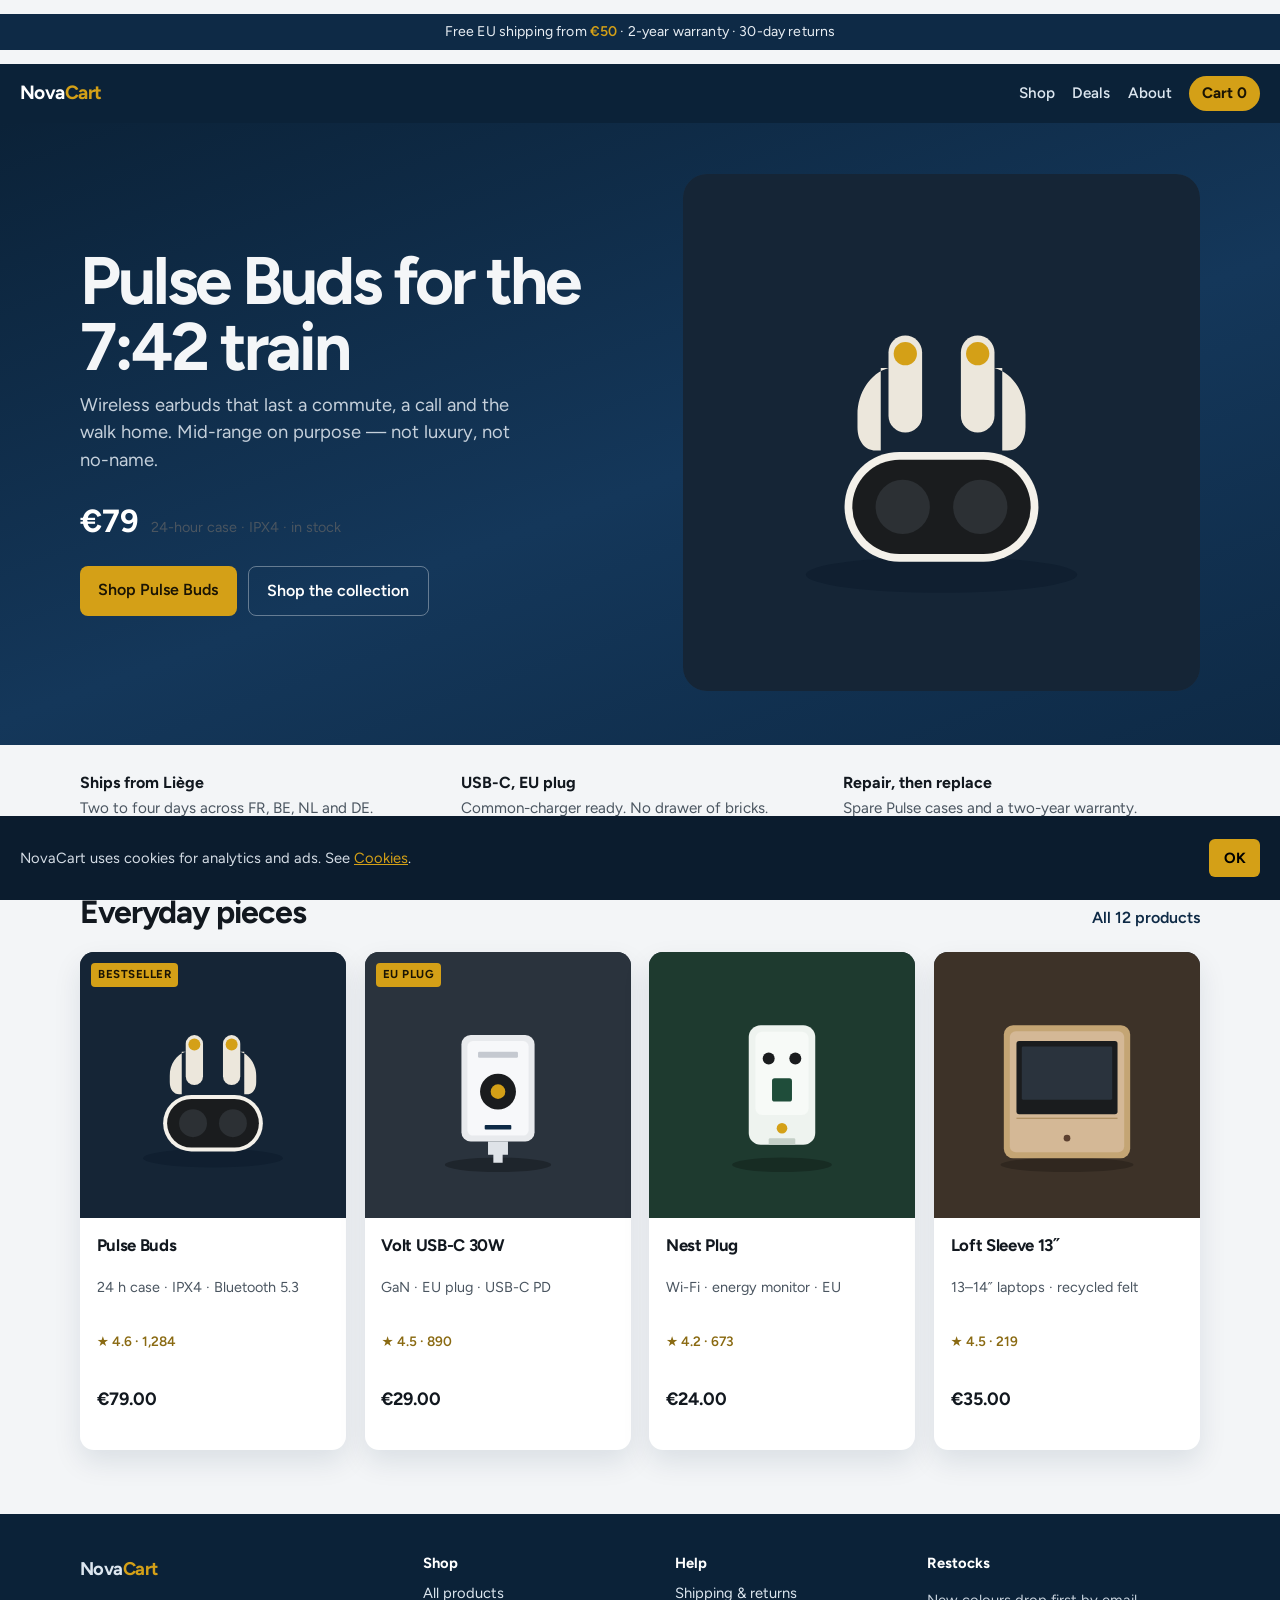
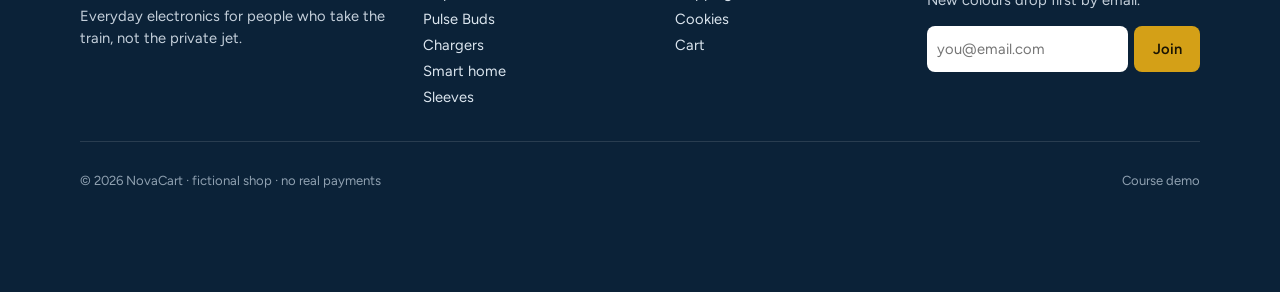
<file: index.html>
<!DOCTYPE html>
<html lang="en">
<head>
  <meta charset="utf-8">
  <meta name="viewport" content="width=device-width, initial-scale=1">
  <title>NovaCart — Pulse Buds and everyday EU tech</title>
  <meta name="description" content="Pulse Buds wireless earbuds, USB-C chargers, smart plugs and laptop sleeves. Shipped from the EU. Free shipping from €50.">
  <script async src="https://www.googletagmanager.com/gtag/js?id=G-DFD5LG0TBV"></script>
  <script src="js/ga4.js"></script>
  <link rel="preconnect" href="https://fonts.googleapis.com">
  <link rel="preconnect" href="https://fonts.gstatic.com" crossorigin>
  <link href="https://fonts.googleapis.com/css2?family=Figtree:wght@400;600;700&display=swap" rel="stylesheet">
  <link rel="preload" href="img/pulse-buds.svg" as="image">
  <link rel="stylesheet" href="css/site.css">
</head>
<body>
  <a class="skip" href="#main">Skip to content</a>
  <p class="promo">Free EU shipping from <strong>€50</strong> · 2-year warranty · 30-day returns</p>
  <header class="site-header">
    <a class="brand" href="index.html">Nova<span>Cart</span></a>
    <nav aria-label="Primary">
      <a href="catalog.html">Shop</a>
      <a href="c/paid-social.html">Deals</a>
      <a href="about.html">About</a>
      <a class="cart-link" href="cart.html">Cart <span data-cart-count>0</span></a>
    </nav>
  </header>

  <main id="main">
    <section class="hero">
      <div class="hero-grid">
        <div>
          <h1>Pulse Buds for the 7:42 train</h1>
          <p class="lede">Wireless earbuds that last a commute, a call and the walk home. Mid-range on purpose — not luxury, not no-name.</p>
          <div class="hero-price">
            <span class="price">€79</span>
            <span class="meta">24-hour case · IPX4 · in stock</span>
          </div>
          <div class="hero-actions">
            <a class="btn btn-accent" href="products/pulse-buds.html">Shop Pulse Buds</a>
            <a class="btn btn-ghost" href="catalog.html">Shop the collection</a>
          </div>
        </div>
        <div class="hero-visual">
          <img src="img/pulse-buds.svg" width="800" height="800" alt="NovaCart Pulse Buds in their charging case">
        </div>
      </div>
    </section>

    <div class="wrap">
      <div class="trust">
        <p><strong>Ships from Liège</strong> Two to four days across FR, BE, NL and DE.</p>
        <p><strong>USB-C, EU plug</strong> Common-charger ready. No drawer of bricks.</p>
        <p><strong>Repair, then replace</strong> Spare Pulse cases and a two-year warranty.</p>
      </div>

      <div class="section-head">
        <h2>Everyday pieces</h2>
        <a href="catalog.html">All 12 products</a>
      </div>
      <div class="grid" data-featured="NV-EB-01,NV-CH-30,NV-PL-02,NV-SL-13">
        <article class="card">
          <a class="cover" href="products/pulse-buds.html">
            <div class="shot"><img src="img/pulse-buds.svg" alt="Pulse Buds" width="800" height="800"></div>
            <div class="card-body">
              <h3>Pulse Buds</h3>
              <p class="meta">24 h case · IPX4 · Bluetooth 5.3</p>
              <p class="price">€79</p>
            </div>
          </a>
        </article>
        <article class="card">
          <a class="cover" href="products/volt-charger.html">
            <div class="shot"><img src="img/volt-charger.svg" alt="Volt USB-C 30W" width="800" height="800"></div>
            <div class="card-body">
              <h3>Volt USB-C 30W</h3>
              <p class="meta">GaN · EU plug · USB-C PD</p>
              <p class="price">€29</p>
            </div>
          </a>
        </article>
        <article class="card">
          <a class="cover" href="products/nest-plug.html">
            <div class="shot"><img src="img/nest-plug.svg" alt="Nest Plug" width="800" height="800"></div>
            <div class="card-body">
              <h3>Nest Plug</h3>
              <p class="meta">Wi-Fi · energy monitor · EU</p>
              <p class="price">€24</p>
            </div>
          </a>
        </article>
        <article class="card">
          <a class="cover" href="products/loft-sleeve.html">
            <div class="shot"><img src="img/loft-sleeve.svg" alt="Loft Sleeve 13 inch" width="800" height="800"></div>
            <div class="card-body">
              <h3>Loft Sleeve 13″</h3>
              <p class="meta">13–14″ laptops · recycled felt</p>
              <p class="price">€35</p>
            </div>
          </a>
        </article>
      </div>
    </div>
  </main>

  <footer class="site-footer">
    <div class="wrap footer-grid">
      <div>
        <a class="brand" href="index.html">Nova<span>Cart</span></a>
        <p>Everyday electronics for people who take the train, not the private jet.</p>
      </div>
      <div>
        <p class="footer-h">Shop</p>
        <a href="catalog.html">All products</a>
        <a href="products/pulse-buds.html">Pulse Buds</a>
        <a href="products/volt-charger.html">Chargers</a>
        <a href="products/nest-plug.html">Smart home</a>
        <a href="products/loft-sleeve.html">Sleeves</a>
      </div>
      <div>
        <p class="footer-h">Help</p>
        <a href="about.html#shipping">Shipping &amp; returns</a>
        <a href="legal/cookies.html">Cookies</a>
        <a href="cart.html">Cart</a>
      </div>
      <div>
        <p class="footer-h">Restocks</p>
        <p>New colours drop first by email.</p>
        <form class="newsletter" data-newsletter>
          <label class="skip" for="nl">Email</label>
          <input id="nl" type="email" required placeholder="you@email.com" autocomplete="email">
          <button class="btn btn-accent" type="submit">Join</button>
        </form>
        <p class="meta" data-nl-msg></p>
      </div>
    </div>
    <div class="wrap footer-legal">
      <p>© <span data-year>2026</span> NovaCart · fictional shop · no real payments</p>
      <p><a href="about.html#demo">Course demo</a></p>
    </div>
  </footer>
  <script src="js/catalog.js"></script>
  <script src="js/store.js" defer></script>
</body>
</html>
</file>
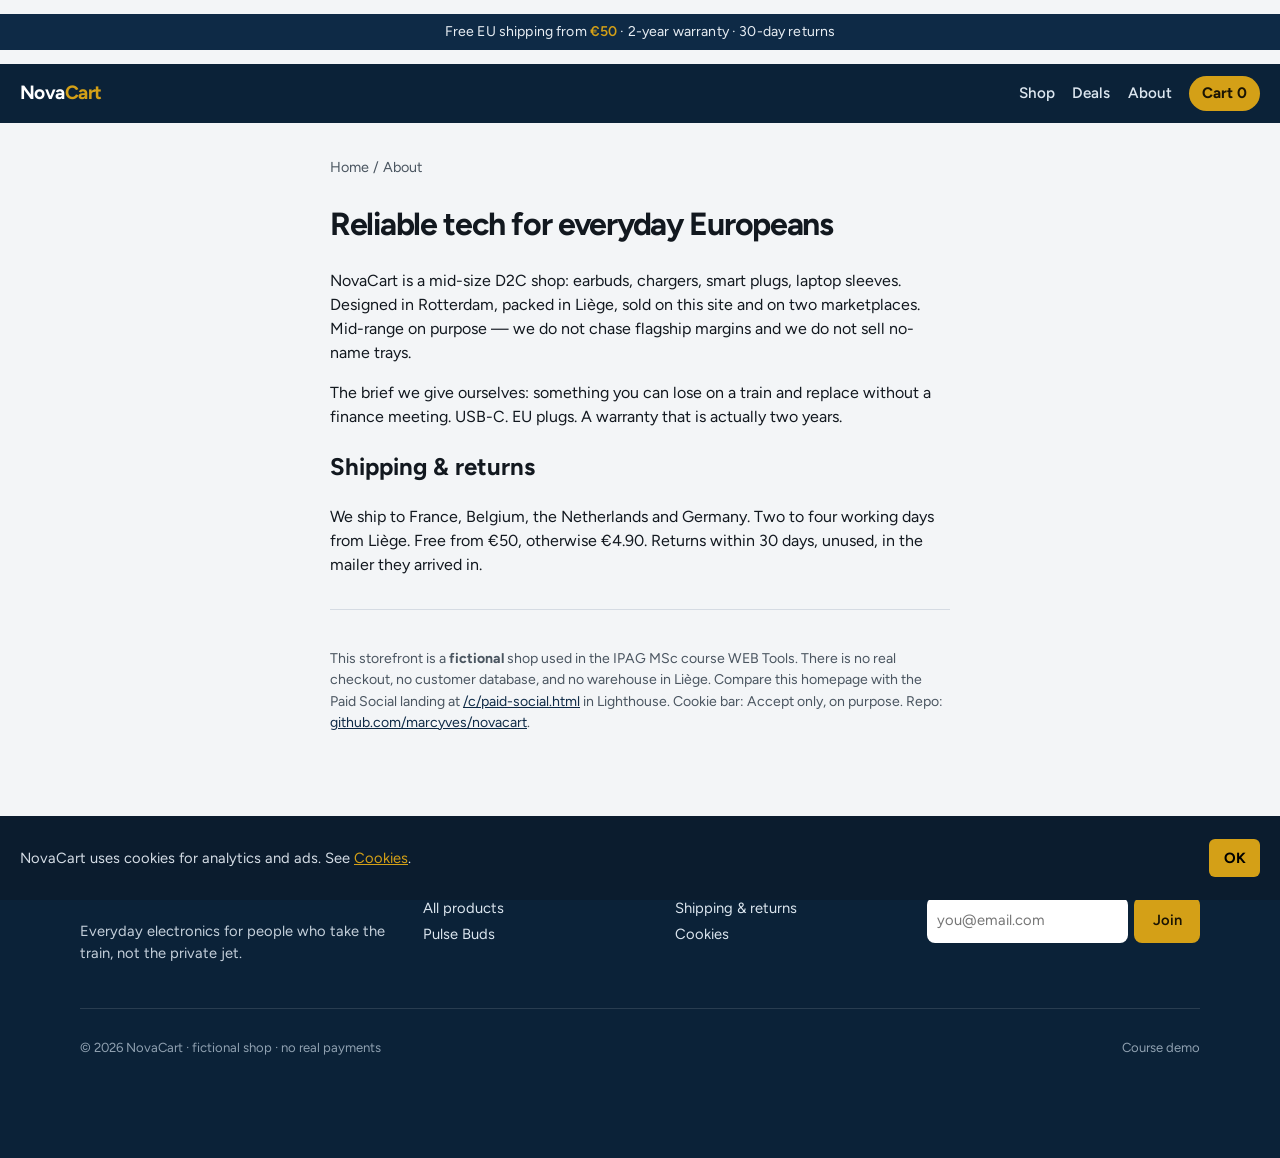
<file: about.html>
<!DOCTYPE html>
<html lang="en">
<head>
  <meta charset="utf-8">
  <meta name="viewport" content="width=device-width, initial-scale=1">
  <title>About NovaCart</title>
  <meta name="description" content="NovaCart designs mid-range EU electronics accessories in Rotterdam and ships from Liège.">
  <script async src="https://www.googletagmanager.com/gtag/js?id=G-DFD5LG0TBV"></script>
  <script src="js/ga4.js"></script>
  <link rel="preconnect" href="https://fonts.googleapis.com">
  <link rel="preconnect" href="https://fonts.gstatic.com" crossorigin>
  <link href="https://fonts.googleapis.com/css2?family=Figtree:wght@400;600;700&display=swap" rel="stylesheet">
  <link rel="stylesheet" href="css/site.css">
</head>
<body>
  <a class="skip" href="#main">Skip to content</a>
  <p class="promo">Free EU shipping from <strong>€50</strong> · 2-year warranty · 30-day returns</p>
  <header class="site-header">
    <a class="brand" href="index.html">Nova<span>Cart</span></a>
    <nav aria-label="Primary">
      <a href="catalog.html">Shop</a>
      <a href="c/paid-social.html">Deals</a>
      <a href="about.html">About</a>
      <a class="cart-link" href="cart.html">Cart <span data-cart-count>0</span></a>
    </nav>
  </header>
  <main id="main" class="wrap about-story">
    <p class="crumbs"><a href="index.html">Home</a> / About</p>
    <h1>Reliable tech for everyday Europeans</h1>
    <p>NovaCart is a mid-size D2C shop: earbuds, chargers, smart plugs, laptop sleeves. Designed in Rotterdam, packed in Liège, sold on this site and on two marketplaces. Mid-range on purpose — we do not chase flagship margins and we do not sell no-name trays.</p>
    <p>The brief we give ourselves: something you can lose on a train and replace without a finance meeting. USB-C. EU plugs. A warranty that is actually two years.</p>

    <h2 id="shipping">Shipping &amp; returns</h2>
    <p>We ship to France, Belgium, the Netherlands and Germany. Two to four working days from Liège. Free from €50, otherwise €4.90. Returns within 30 days, unused, in the mailer they arrived in.</p>

    <div class="demo-note" id="demo">
      <p>This storefront is a <strong>fictional</strong> shop used in the IPAG MSc course WEB Tools. There is no real checkout, no customer database, and no warehouse in Liège. Compare this homepage with the Paid Social landing at <a href="c/paid-social.html">/c/paid-social.html</a> in Lighthouse. Cookie bar: Accept only, on purpose. Repo: <a href="https://github.com/marcyves/novacart">github.com/marcyves/novacart</a>.</p>
    </div>
  </main>
  <footer class="site-footer">
    <div class="wrap footer-grid">
      <div>
        <a class="brand" href="index.html">Nova<span>Cart</span></a>
        <p>Everyday electronics for people who take the train, not the private jet.</p>
      </div>
      <div>
        <p class="footer-h">Shop</p>
        <a href="catalog.html">All products</a>
        <a href="products/pulse-buds.html">Pulse Buds</a>
      </div>
      <div>
        <p class="footer-h">Help</p>
        <a href="#shipping">Shipping &amp; returns</a>
        <a href="legal/cookies.html">Cookies</a>
      </div>
      <div>
        <p class="footer-h">Restocks</p>
        <form class="newsletter" data-newsletter>
          <label class="skip" for="nl">Email</label>
          <input id="nl" type="email" required placeholder="you@email.com" autocomplete="email">
          <button class="btn btn-accent" type="submit">Join</button>
        </form>
        <p class="meta" data-nl-msg></p>
      </div>
    </div>
    <div class="wrap footer-legal">
      <p>© <span data-year>2026</span> NovaCart · fictional shop · no real payments</p>
      <p><a href="#demo">Course demo</a></p>
    </div>
  </footer>
  <script src="js/catalog.js"></script>
  <script src="js/store.js" defer></script>
</body>
</html>
</file>
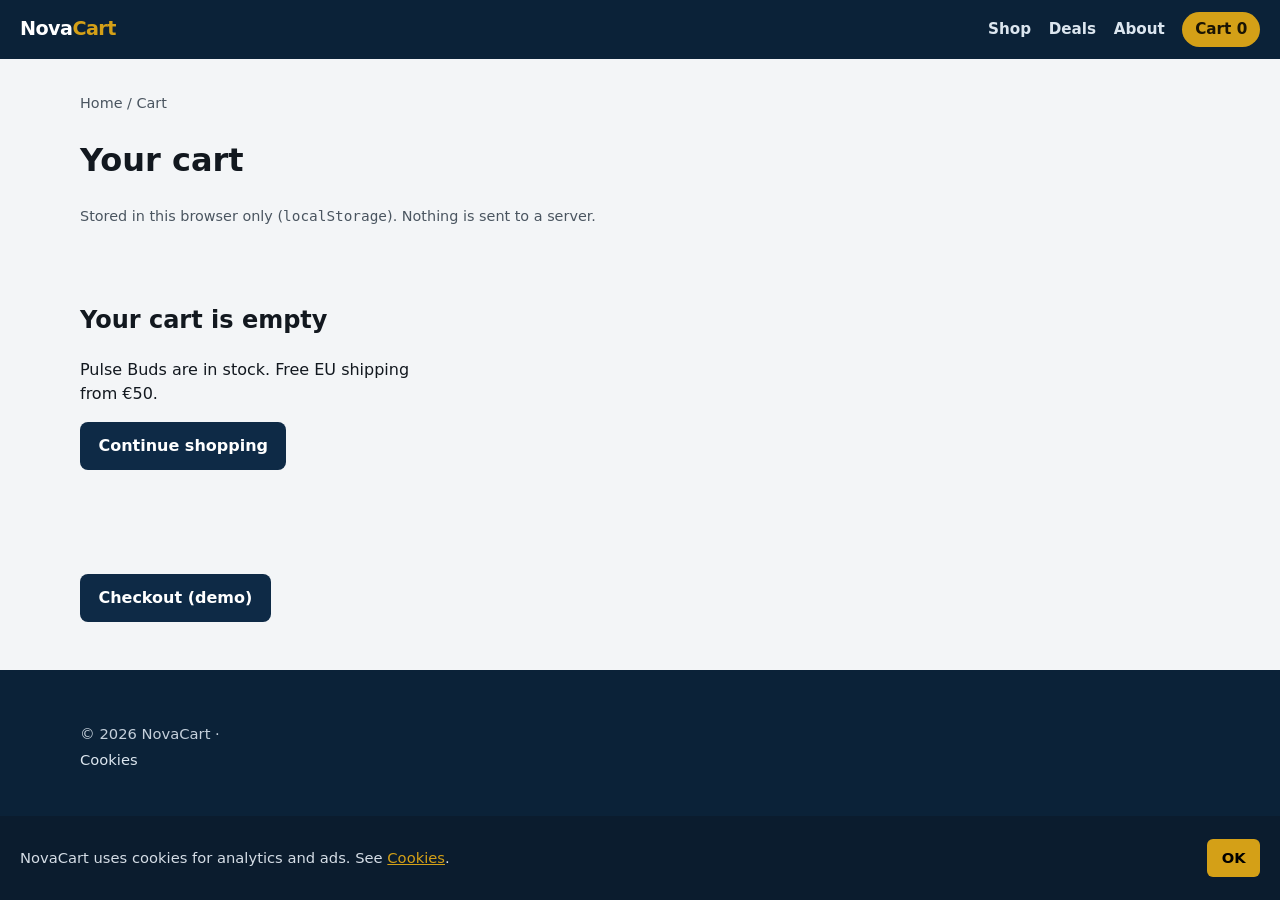
<file: cart.html>
<!DOCTYPE html>
<html lang="en">
<head>
  <meta charset="utf-8">
  <meta name="viewport" content="width=device-width, initial-scale=1">
  <title>Cart — NovaCart</title>
  <script async src="https://www.googletagmanager.com/gtag/js?id=G-DFD5LG0TBV"></script>
  <script src="js/ga4.js"></script>
  <link rel="stylesheet" href="css/site.css">
</head>
<body>
  <a class="skip" href="#main">Skip to content</a>
  <header class="site-header">
    <a class="brand" href="index.html">Nova<span>Cart</span></a>
    <nav aria-label="Primary">
      <a href="catalog.html">Shop</a>
      <a href="c/paid-social.html">Deals</a>
      <a href="about.html">About</a>
      <a class="cart-link" href="cart.html">Cart <span data-cart-count>0</span></a>
    </nav>
  </header>
  <main id="main" class="wrap">
    <p class="crumbs"><a href="index.html">Home</a> / Cart</p>
    <h1>Your cart</h1>
    <p class="meta">Stored in this browser only (<code>localStorage</code>). Nothing is sent to a server.</p>
    <div data-cart-table></div>
    <p style="margin:1.5rem 0 3rem"><a class="btn" href="checkout.html">Checkout (demo)</a></p>
  </main>
  <footer class="site-footer">
    <div class="wrap">
      <p>© <span data-year>2026</span> NovaCart · <a href="legal/cookies.html">Cookies</a></p>
    </div>
  </footer>
  <script src="js/store.js" defer></script>
</body>
</html>
</file>
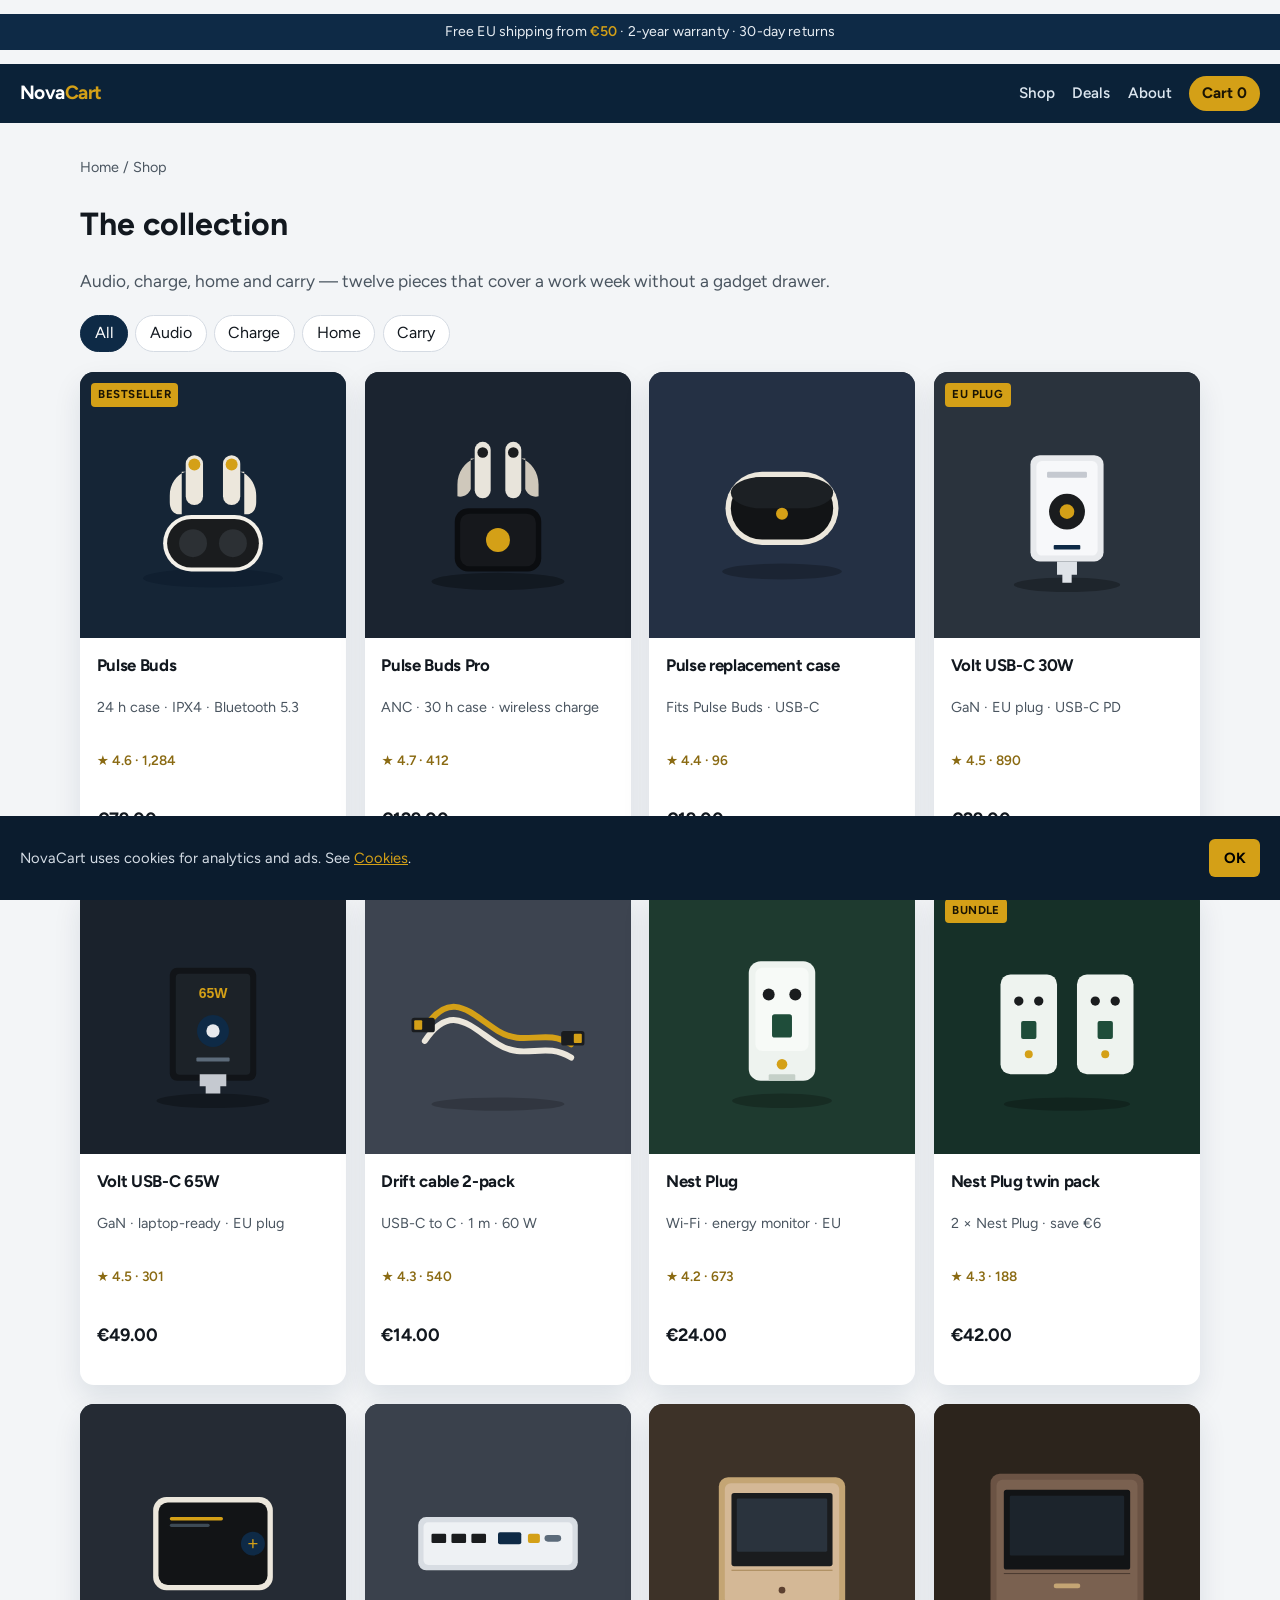
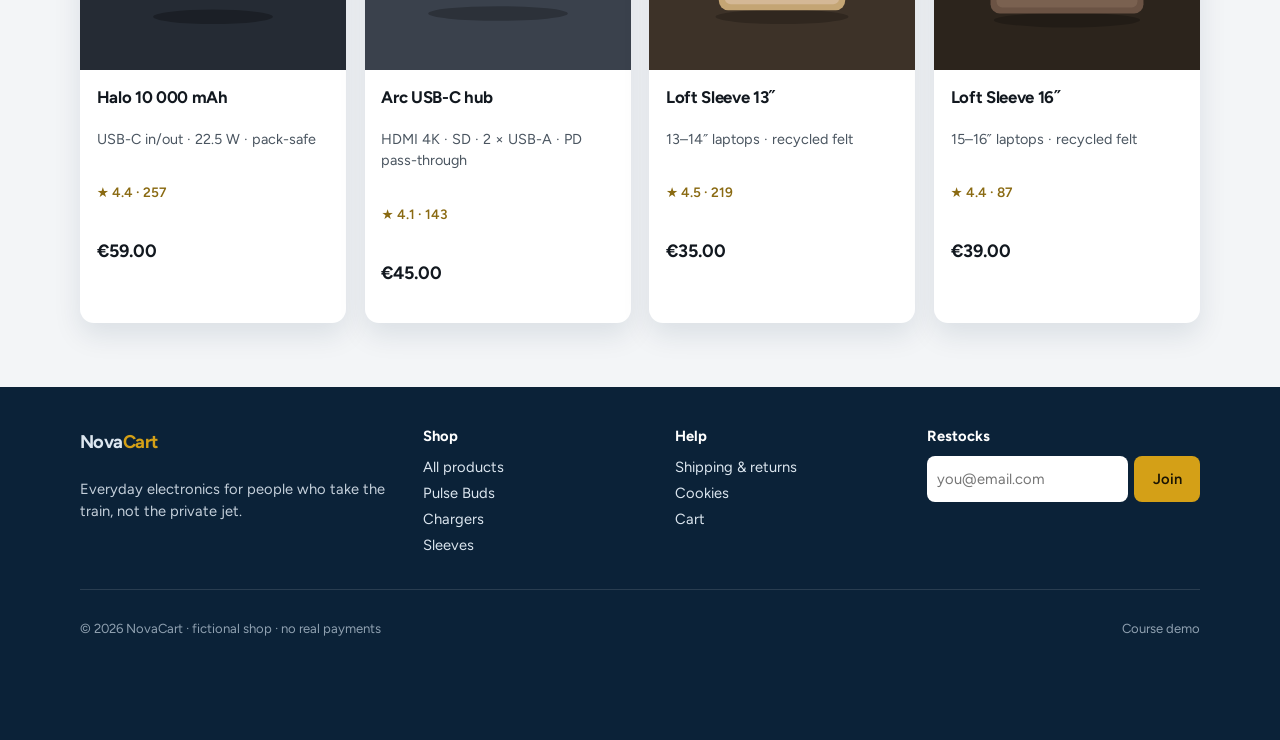
<file: catalog.html>
<!DOCTYPE html>
<html lang="en">
<head>
  <meta charset="utf-8">
  <meta name="viewport" content="width=device-width, initial-scale=1">
  <title>Shop — NovaCart</title>
  <meta name="description" content="Twelve NovaCart accessories: earbuds, chargers, smart plugs and laptop sleeves. Free EU shipping from €50.">
  <script async src="https://www.googletagmanager.com/gtag/js?id=G-DFD5LG0TBV"></script>
  <script src="js/ga4.js"></script>
  <link rel="preconnect" href="https://fonts.googleapis.com">
  <link rel="preconnect" href="https://fonts.gstatic.com" crossorigin>
  <link href="https://fonts.googleapis.com/css2?family=Figtree:wght@400;600;700&display=swap" rel="stylesheet">
  <link rel="stylesheet" href="css/site.css">
</head>
<body>
  <a class="skip" href="#main">Skip to content</a>
  <p class="promo">Free EU shipping from <strong>€50</strong> · 2-year warranty · 30-day returns</p>
  <header class="site-header">
    <a class="brand" href="index.html">Nova<span>Cart</span></a>
    <nav aria-label="Primary">
      <a href="catalog.html">Shop</a>
      <a href="c/paid-social.html">Deals</a>
      <a href="about.html">About</a>
      <a class="cart-link" href="cart.html">Cart <span data-cart-count>0</span></a>
    </nav>
  </header>
  <main id="main" class="wrap">
    <p class="crumbs"><a href="index.html">Home</a> / Shop</p>
    <h1>The collection</h1>
    <p class="lede">Audio, charge, home and carry — twelve pieces that cover a work week without a gadget drawer.</p>
    <div class="filters" data-filters></div>
    <div class="grid" data-catalog data-h2></div>
  </main>
  <footer class="site-footer">
    <div class="wrap footer-grid">
      <div>
        <a class="brand" href="index.html">Nova<span>Cart</span></a>
        <p>Everyday electronics for people who take the train, not the private jet.</p>
      </div>
      <div>
        <p class="footer-h">Shop</p>
        <a href="catalog.html">All products</a>
        <a href="products/pulse-buds.html">Pulse Buds</a>
        <a href="products/volt-charger.html">Chargers</a>
        <a href="products/loft-sleeve.html">Sleeves</a>
      </div>
      <div>
        <p class="footer-h">Help</p>
        <a href="about.html#shipping">Shipping &amp; returns</a>
        <a href="legal/cookies.html">Cookies</a>
        <a href="cart.html">Cart</a>
      </div>
      <div>
        <p class="footer-h">Restocks</p>
        <form class="newsletter" data-newsletter>
          <label class="skip" for="nl">Email</label>
          <input id="nl" type="email" required placeholder="you@email.com" autocomplete="email">
          <button class="btn btn-accent" type="submit">Join</button>
        </form>
        <p class="meta" data-nl-msg></p>
      </div>
    </div>
    <div class="wrap footer-legal">
      <p>© <span data-year>2026</span> NovaCart · fictional shop · no real payments</p>
      <p><a href="about.html#demo">Course demo</a></p>
    </div>
  </footer>
  <script src="js/catalog.js"></script>
  <script src="js/store.js" defer></script>
</body>
</html>
</file>
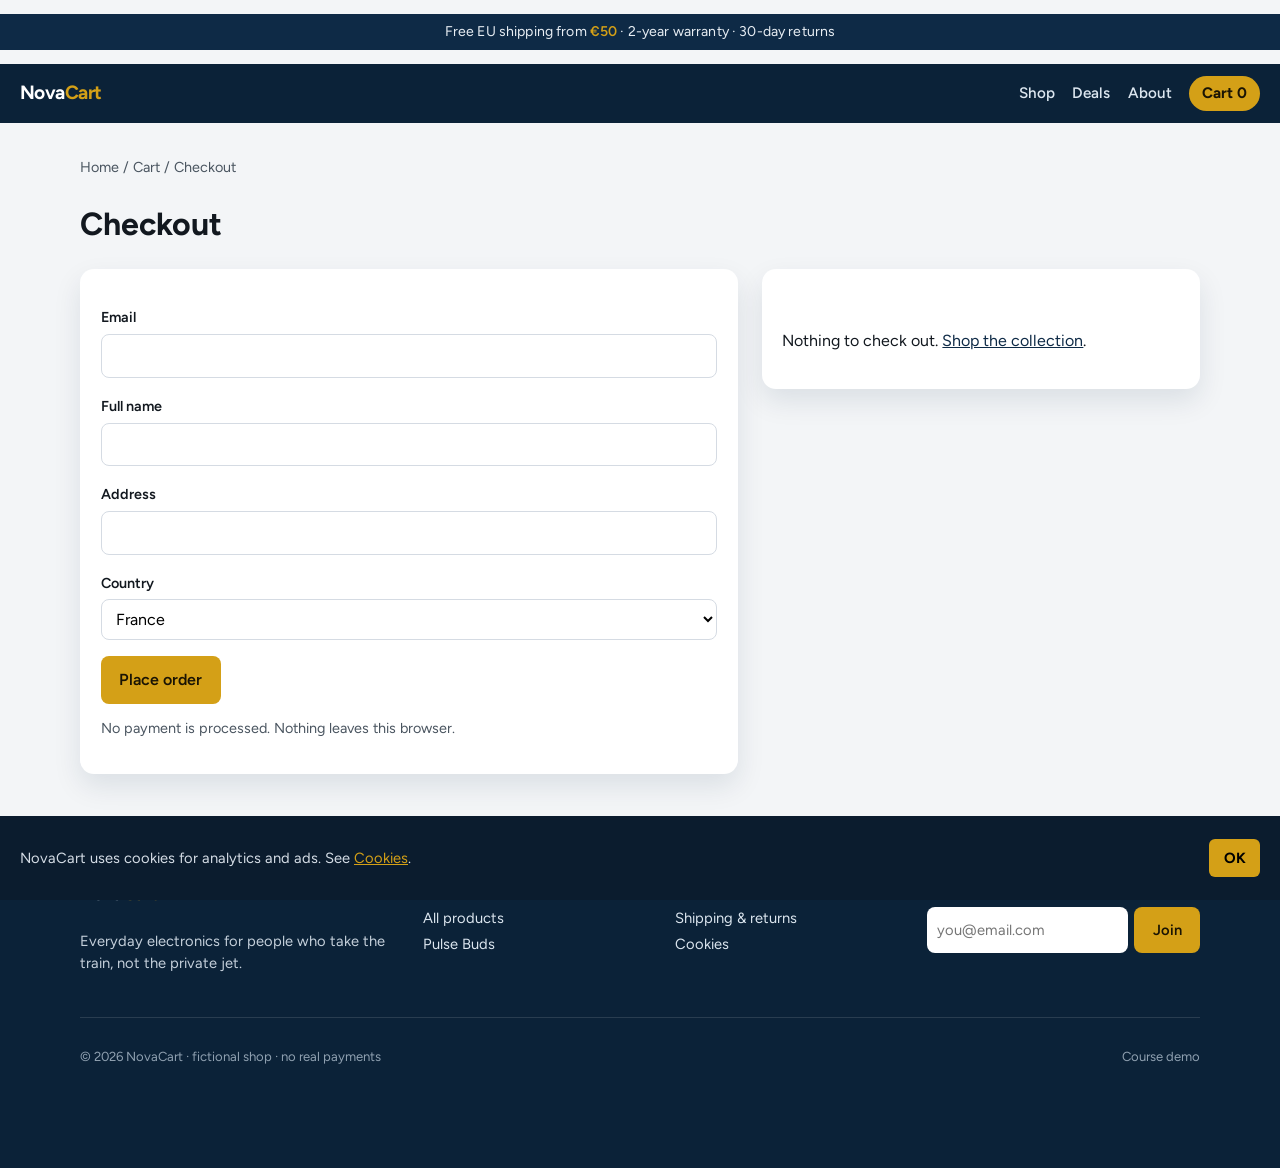
<file: checkout.html>
<!DOCTYPE html>
<html lang="en">
<head>
  <meta charset="utf-8">
  <meta name="viewport" content="width=device-width, initial-scale=1">
  <title>Checkout — NovaCart</title>
  <meta name="description" content="NovaCart checkout. Demo only — no payment is taken.">
  <script async src="https://www.googletagmanager.com/gtag/js?id=G-DFD5LG0TBV"></script>
  <script src="js/ga4.js"></script>
  <link rel="preconnect" href="https://fonts.googleapis.com">
  <link rel="preconnect" href="https://fonts.gstatic.com" crossorigin>
  <link href="https://fonts.googleapis.com/css2?family=Figtree:wght@400;600;700&display=swap" rel="stylesheet">
  <link rel="stylesheet" href="css/site.css">
</head>
<body>
  <a class="skip" href="#main">Skip to content</a>
  <p class="promo">Free EU shipping from <strong>€50</strong> · 2-year warranty · 30-day returns</p>
  <header class="site-header">
    <a class="brand" href="index.html">Nova<span>Cart</span></a>
    <nav aria-label="Primary">
      <a href="catalog.html">Shop</a>
      <a href="c/paid-social.html">Deals</a>
      <a href="about.html">About</a>
      <a class="cart-link" href="cart.html">Cart <span data-cart-count>0</span></a>
    </nav>
  </header>
  <main id="main" class="wrap">
    <p class="crumbs"><a href="index.html">Home</a> / <a href="cart.html">Cart</a> / Checkout</p>
    <h1>Checkout</h1>
    <div class="checkout-grid">
      <form class="panel" data-checkout>
        <p>
          <label for="email">Email</label>
          <input id="email" name="email" type="email" required autocomplete="email">
        </p>
        <p>
          <label for="name">Full name</label>
          <input id="name" name="name" type="text" required autocomplete="name">
        </p>
        <p>
          <label for="address">Address</label>
          <input id="address" name="address" type="text" required autocomplete="street-address">
        </p>
        <p>
          <label for="country">Country</label>
          <select id="country" name="country" autocomplete="country-name">
            <option>France</option>
            <option>Belgium</option>
            <option>Netherlands</option>
            <option>Germany</option>
          </select>
        </p>
        <button class="btn btn-accent" type="submit">Place order</button>
        <p class="meta">No payment is processed. Nothing leaves this browser.</p>
      </form>
      <aside class="panel">
        <p class="footer-h">Order</p>
        <div data-summary></div>
      </aside>
    </div>
    <div class="thanks wrap" data-thanks hidden>
      <h2>Order received</h2>
      <p class="lede">This was a demo checkout. We did not take a card, and we will not ship a parcel.</p>
      <p><a class="btn" href="catalog.html">Back to the shop</a></p>
    </div>
  </main>
  <footer class="site-footer">
    <div class="wrap footer-grid">
      <div>
        <a class="brand" href="index.html">Nova<span>Cart</span></a>
        <p>Everyday electronics for people who take the train, not the private jet.</p>
      </div>
      <div>
        <p class="footer-h">Shop</p>
        <a href="catalog.html">All products</a>
        <a href="products/pulse-buds.html">Pulse Buds</a>
      </div>
      <div>
        <p class="footer-h">Help</p>
        <a href="about.html#shipping">Shipping &amp; returns</a>
        <a href="legal/cookies.html">Cookies</a>
      </div>
      <div>
        <p class="footer-h">Restocks</p>
        <form class="newsletter" data-newsletter>
          <label class="skip" for="nl">Email</label>
          <input id="nl" type="email" required placeholder="you@email.com" autocomplete="email">
          <button class="btn btn-accent" type="submit">Join</button>
        </form>
        <p class="meta" data-nl-msg></p>
      </div>
    </div>
    <div class="wrap footer-legal">
      <p>© <span data-year>2026</span> NovaCart · fictional shop · no real payments</p>
      <p><a href="about.html#demo">Course demo</a></p>
    </div>
  </footer>
  <script src="js/catalog.js"></script>
  <script src="js/store.js" defer></script>
</body>
</html>
</file>
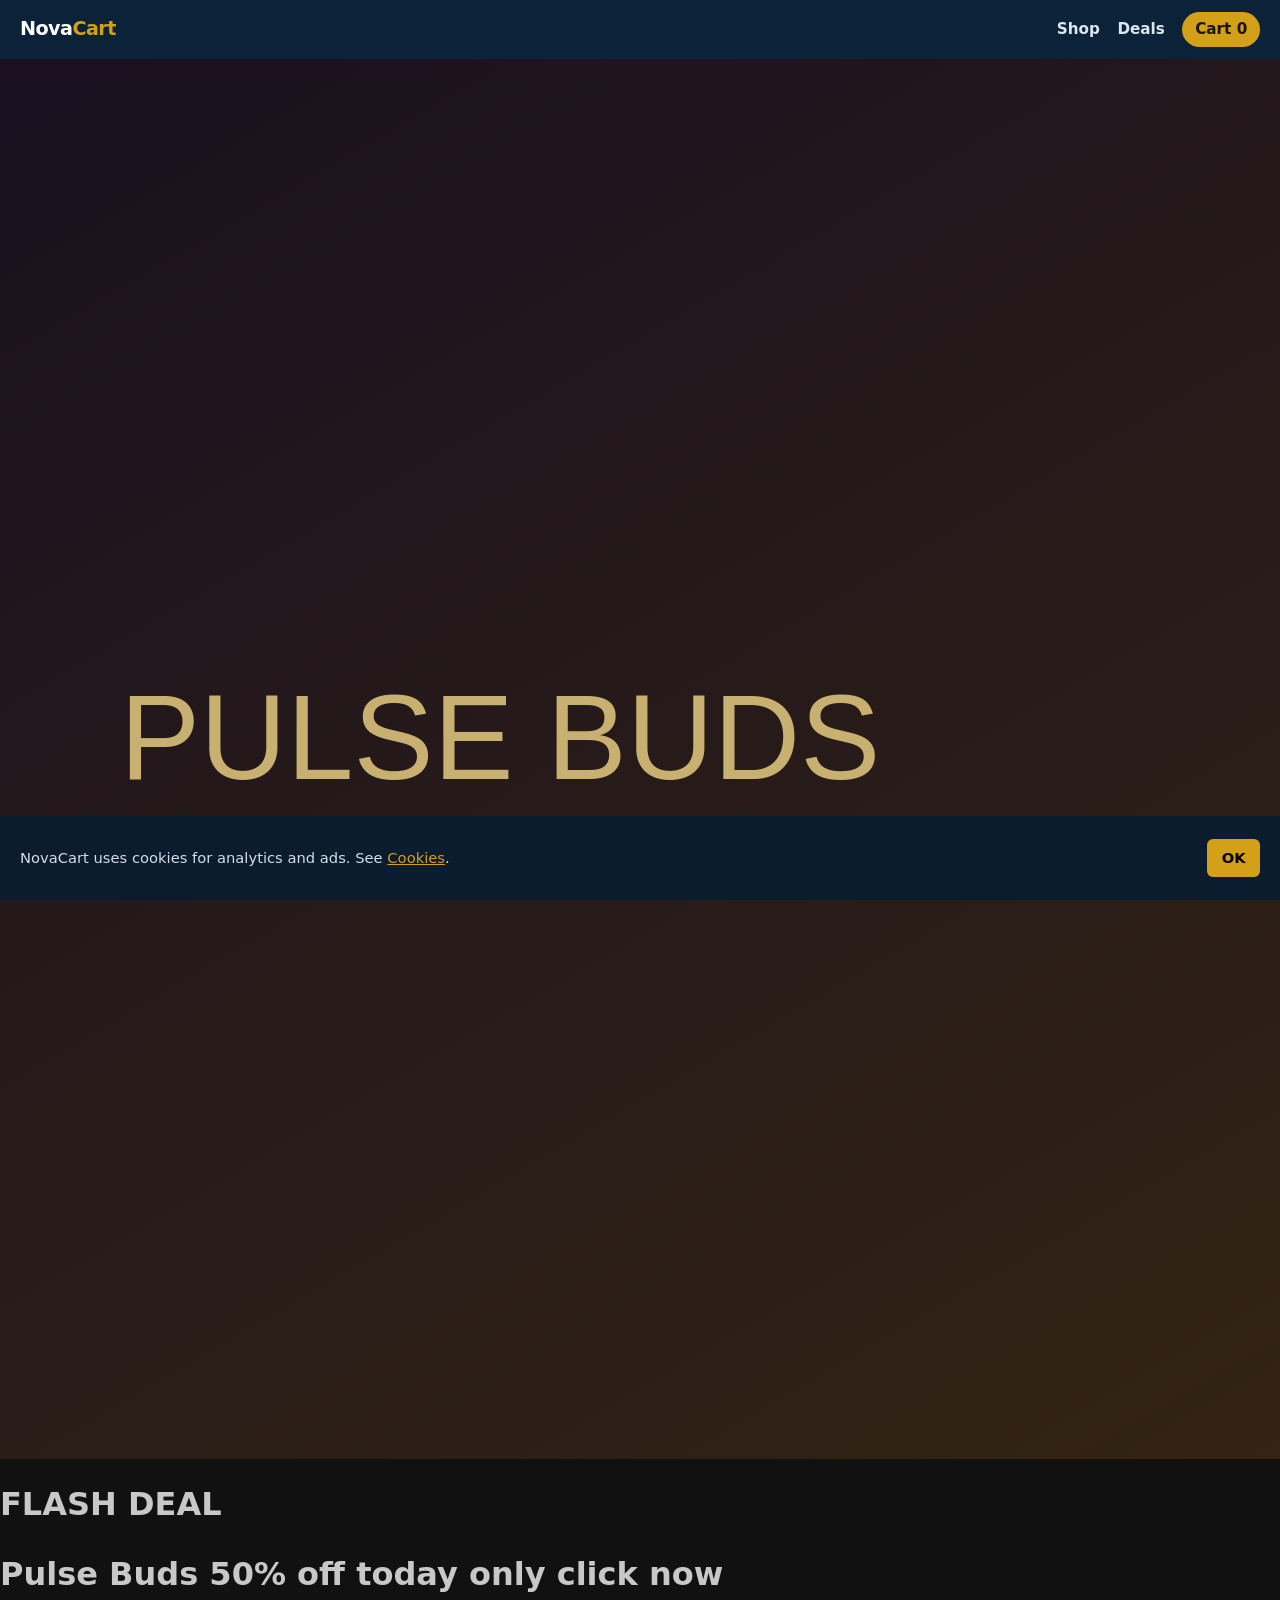
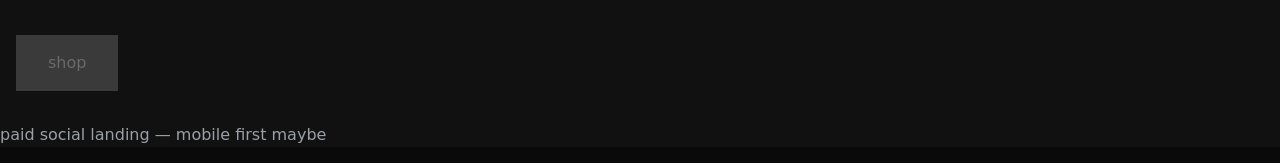
<file: c/paid-social.html>
<!DOCTYPE html>
<html lang="en">
<head>
  <meta charset="utf-8">
  <title>FLASH DEAL PULSE BUDS</title>
  <meta name="description" content="buy now">
  <script async src="https://www.googletagmanager.com/gtag/js?id=G-DFD5LG0TBV"></script>
  <script src="../js/ga4.js"></script>
  <link rel="preconnect" href="https://fonts.googleapis.com">
  <link rel="preconnect" href="https://fonts.gstatic.com" crossorigin>
  <link href="https://fonts.googleapis.com/css2?family=Roboto:wght@400;700&family=Open+Sans:wght@400;700&family=Lato:wght@400;700&display=swap" rel="stylesheet">
  <link rel="stylesheet" href="../css/site.css">
  <script src="../js/store.js" defer></script>
</head>
<body class="campaign-body">
  <header class="site-header">
    <a class="brand" href="../index.html">Nova<span>Cart</span></a>
    <nav>
      <a href="../catalog.html">Shop</a>
      <a href="paid-social.html">Deals</a>
      <a class="cart-link" href="../cart.html">Cart <span data-cart-count>0</span></a>
    </nav>
  </header>

  <div class="campaign-hero">
    <img src="../img/hero-paid-social.svg" width="2400" height="1400">
    <h1>FLASH DEAL</h1>
    <h1>Pulse Buds 50% off today only click now</h1>
    <a class="cta-low" href="../products/pulse-buds.html">shop</a>
    <p>paid social landing — mobile first maybe
  </div>

  <script>
    for (var i = 0; i < 20; i++) {
      document.body.appendChild(document.createComment("padding for a noisy DOM"));
    }
  </script>
</body>
</html>
</file>
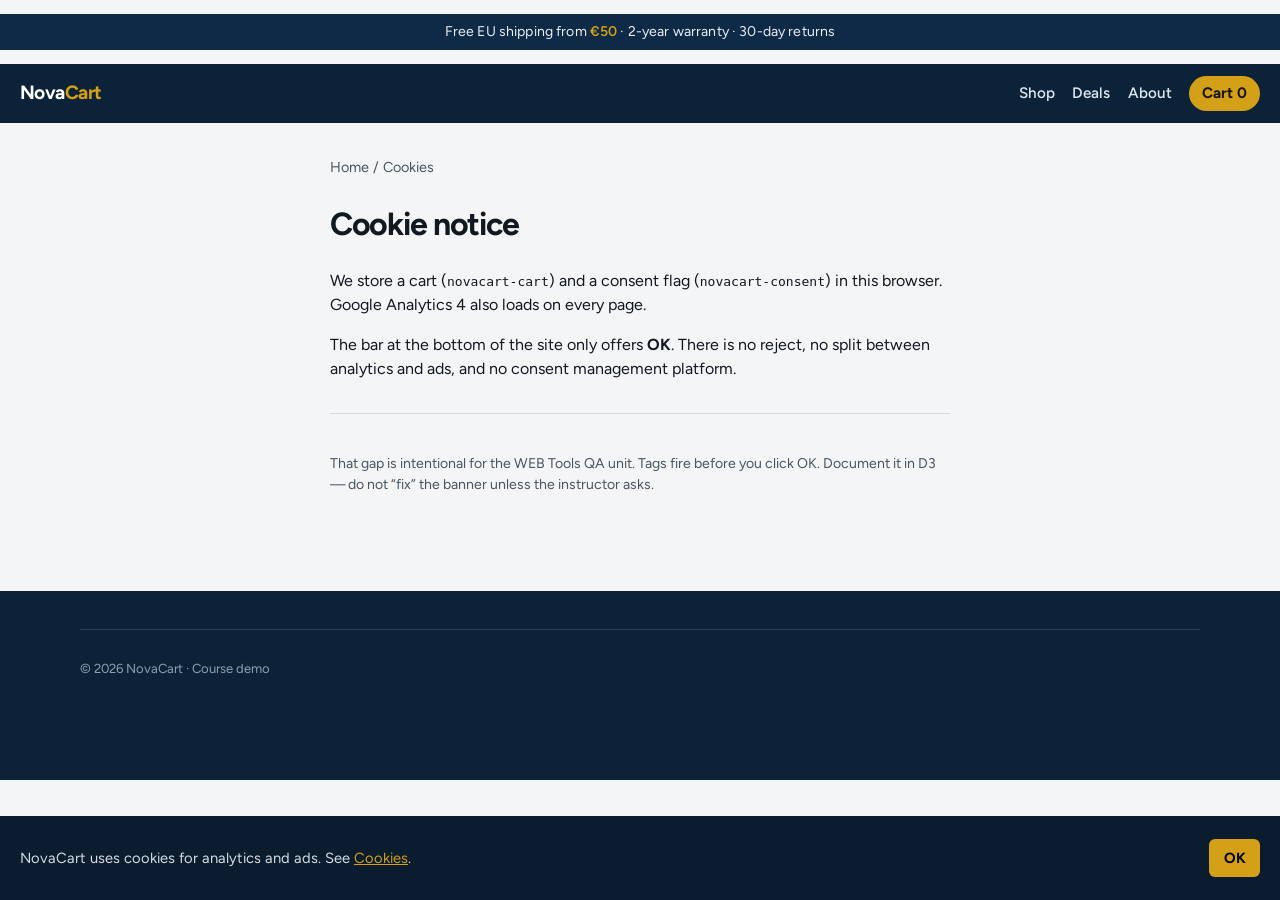
<file: legal/cookies.html>
<!DOCTYPE html>
<html lang="en">
<head>
  <meta charset="utf-8">
  <meta name="viewport" content="width=device-width, initial-scale=1">
  <title>Cookies — NovaCart</title>
  <meta name="description" content="NovaCart cookie notice. Analytics and ads cookies, Accept-only bar.">
  <script async src="https://www.googletagmanager.com/gtag/js?id=G-DFD5LG0TBV"></script>
  <script src="../js/ga4.js"></script>
  <link rel="preconnect" href="https://fonts.googleapis.com">
  <link rel="preconnect" href="https://fonts.gstatic.com" crossorigin>
  <link href="https://fonts.googleapis.com/css2?family=Figtree:wght@400;600;700&display=swap" rel="stylesheet">
  <link rel="stylesheet" href="../css/site.css">
</head>
<body>
  <a class="skip" href="#main">Skip to content</a>
  <p class="promo">Free EU shipping from <strong>€50</strong> · 2-year warranty · 30-day returns</p>
  <header class="site-header">
    <a class="brand" href="../index.html">Nova<span>Cart</span></a>
    <nav aria-label="Primary">
      <a href="../catalog.html">Shop</a>
      <a href="../c/paid-social.html">Deals</a>
      <a href="../about.html">About</a>
      <a class="cart-link" href="../cart.html">Cart <span data-cart-count>0</span></a>
    </nav>
  </header>
  <main id="main" class="wrap about-story">
    <p class="crumbs"><a href="../index.html">Home</a> / Cookies</p>
    <h1>Cookie notice</h1>
    <p>We store a cart (<code>novacart-cart</code>) and a consent flag (<code>novacart-consent</code>) in this browser. Google Analytics 4 also loads on every page.</p>
    <p>The bar at the bottom of the site only offers <strong>OK</strong>. There is no reject, no split between analytics and ads, and no consent management platform.</p>
    <div class="demo-note">
      <p>That gap is intentional for the WEB Tools QA unit. Tags fire before you click OK. Document it in D3 — do not “fix” the banner unless the instructor asks.</p>
    </div>
  </main>
  <footer class="site-footer">
    <div class="wrap footer-legal">
      <p>© <span data-year>2026</span> NovaCart · <a href="../about.html#demo">Course demo</a></p>
    </div>
  </footer>
  <script src="../js/catalog.js"></script>
  <script src="../js/store.js" defer></script>
</body>
</html>
</file>
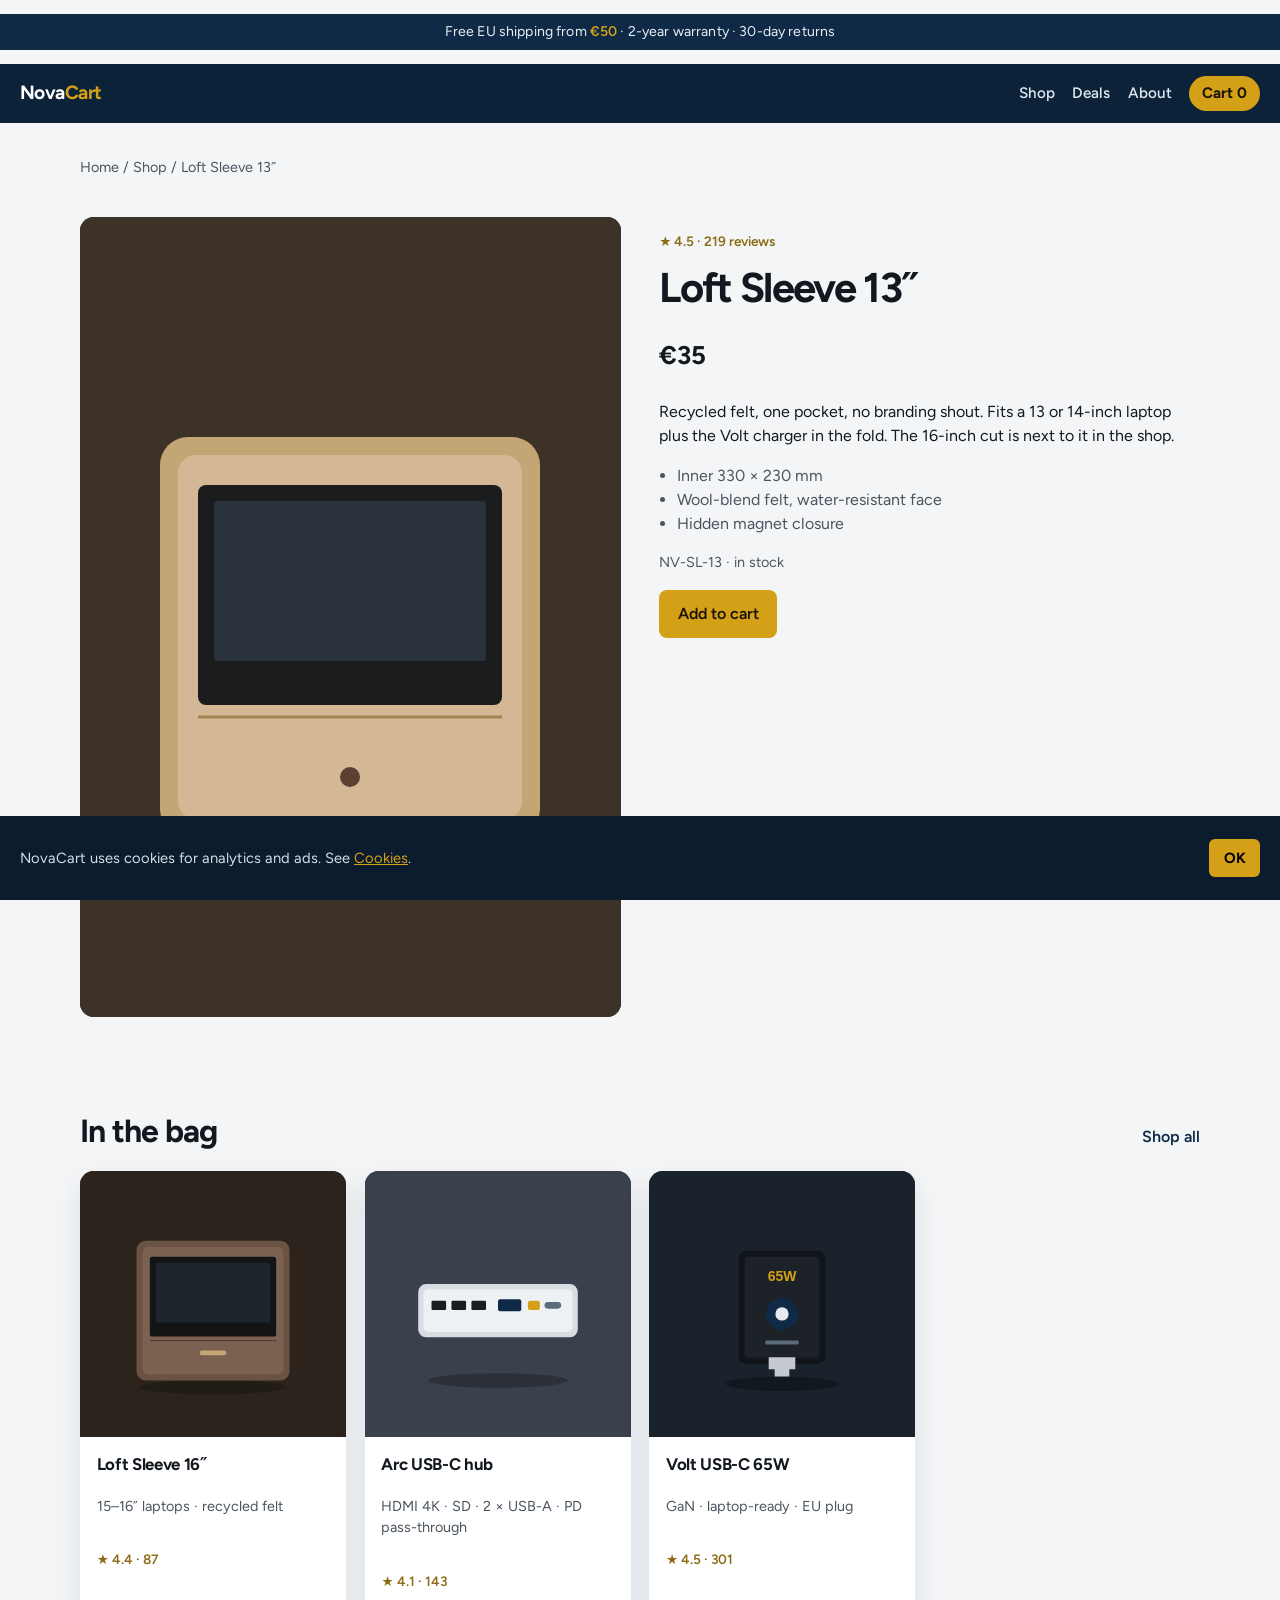
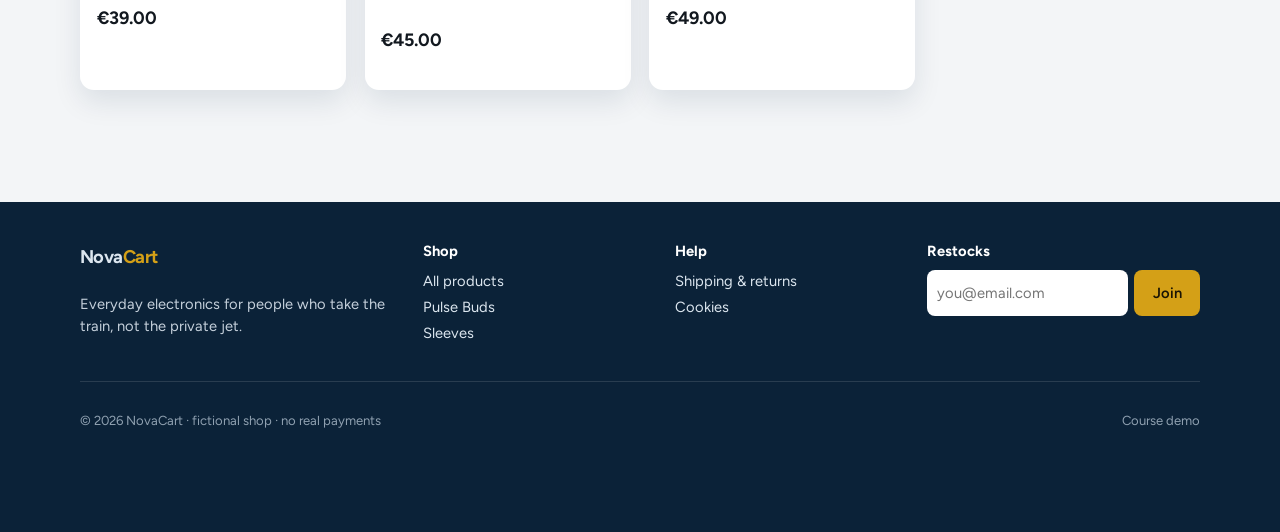
<file: products/loft-sleeve.html>
<!DOCTYPE html>
<html lang="en">
<head>
  <meta charset="utf-8">
  <meta name="viewport" content="width=device-width, initial-scale=1">
  <title>Loft Sleeve 13″ — NovaCart</title>
  <meta name="description" content="NovaCart Loft Sleeve for 13–14 inch laptops. Recycled felt. €35.">
  <script async src="https://www.googletagmanager.com/gtag/js?id=G-DFD5LG0TBV"></script>
  <script src="../js/ga4.js"></script>
  <link rel="preconnect" href="https://fonts.googleapis.com">
  <link rel="preconnect" href="https://fonts.gstatic.com" crossorigin>
  <link href="https://fonts.googleapis.com/css2?family=Figtree:wght@400;600;700&display=swap" rel="stylesheet">
  <link rel="stylesheet" href="../css/site.css">
</head>
<body>
  <a class="skip" href="#main">Skip to content</a>
  <p class="promo">Free EU shipping from <strong>€50</strong> · 2-year warranty · 30-day returns</p>
  <header class="site-header">
    <a class="brand" href="../index.html">Nova<span>Cart</span></a>
    <nav aria-label="Primary">
      <a href="../catalog.html">Shop</a>
      <a href="../c/paid-social.html">Deals</a>
      <a href="../about.html">About</a>
      <a class="cart-link" href="../cart.html">Cart <span data-cart-count>0</span></a>
    </nav>
  </header>
  <main id="main" class="wrap">
    <p class="crumbs"><a href="../index.html">Home</a> / <a href="../catalog.html">Shop</a> / Loft Sleeve 13″</p>
    <article class="product" data-view-item data-sku="NV-SL-13" data-name="Loft Sleeve 13″" data-price="35">
      <div class="shot">
        <img src="../img/loft-sleeve.svg" width="800" height="800" alt="Loft felt laptop sleeve">
      </div>
      <div>
        <p class="stars">★ 4.5 · 219 reviews</p>
        <h1>Loft Sleeve 13″</h1>
        <p class="price">€35</p>
        <p>Recycled felt, one pocket, no branding shout. Fits a 13 or 14-inch laptop plus the Volt charger in the fold. The 16-inch cut is next to it in the shop.</p>
        <ul>
          <li>Inner 330 × 230 mm</li>
          <li>Wool-blend felt, water-resistant face</li>
          <li>Hidden magnet closure</li>
        </ul>
        <p class="meta">NV-SL-13 · in stock</p>
        <p>
          <button class="btn btn-accent" type="button" data-add data-sku="NV-SL-13" data-name="Loft Sleeve 13″" data-price="35">Add to cart</button>
        </p>
      </div>
    </article>
    <section class="related">
      <div class="section-head">
        <h2>In the bag</h2>
        <a href="../catalog.html">Shop all</a>
      </div>
      <div class="grid" data-featured="NV-SL-16,NV-HUB-7,NV-CH-65"></div>
    </section>
  </main>
  <footer class="site-footer">
    <div class="wrap footer-grid">
      <div>
        <a class="brand" href="../index.html">Nova<span>Cart</span></a>
        <p>Everyday electronics for people who take the train, not the private jet.</p>
      </div>
      <div>
        <p class="footer-h">Shop</p>
        <a href="../catalog.html">All products</a>
        <a href="pulse-buds.html">Pulse Buds</a>
        <a href="loft-sleeve.html">Sleeves</a>
      </div>
      <div>
        <p class="footer-h">Help</p>
        <a href="../about.html#shipping">Shipping &amp; returns</a>
        <a href="../legal/cookies.html">Cookies</a>
      </div>
      <div>
        <p class="footer-h">Restocks</p>
        <form class="newsletter" data-newsletter>
          <label class="skip" for="nl">Email</label>
          <input id="nl" type="email" required placeholder="you@email.com" autocomplete="email">
          <button class="btn btn-accent" type="submit">Join</button>
        </form>
        <p class="meta" data-nl-msg></p>
      </div>
    </div>
    <div class="wrap footer-legal">
      <p>© <span data-year>2026</span> NovaCart · fictional shop · no real payments</p>
      <p><a href="../about.html#demo">Course demo</a></p>
    </div>
  </footer>
  <script src="../js/catalog.js"></script>
  <script src="../js/store.js" defer></script>
</body>
</html>
</file>
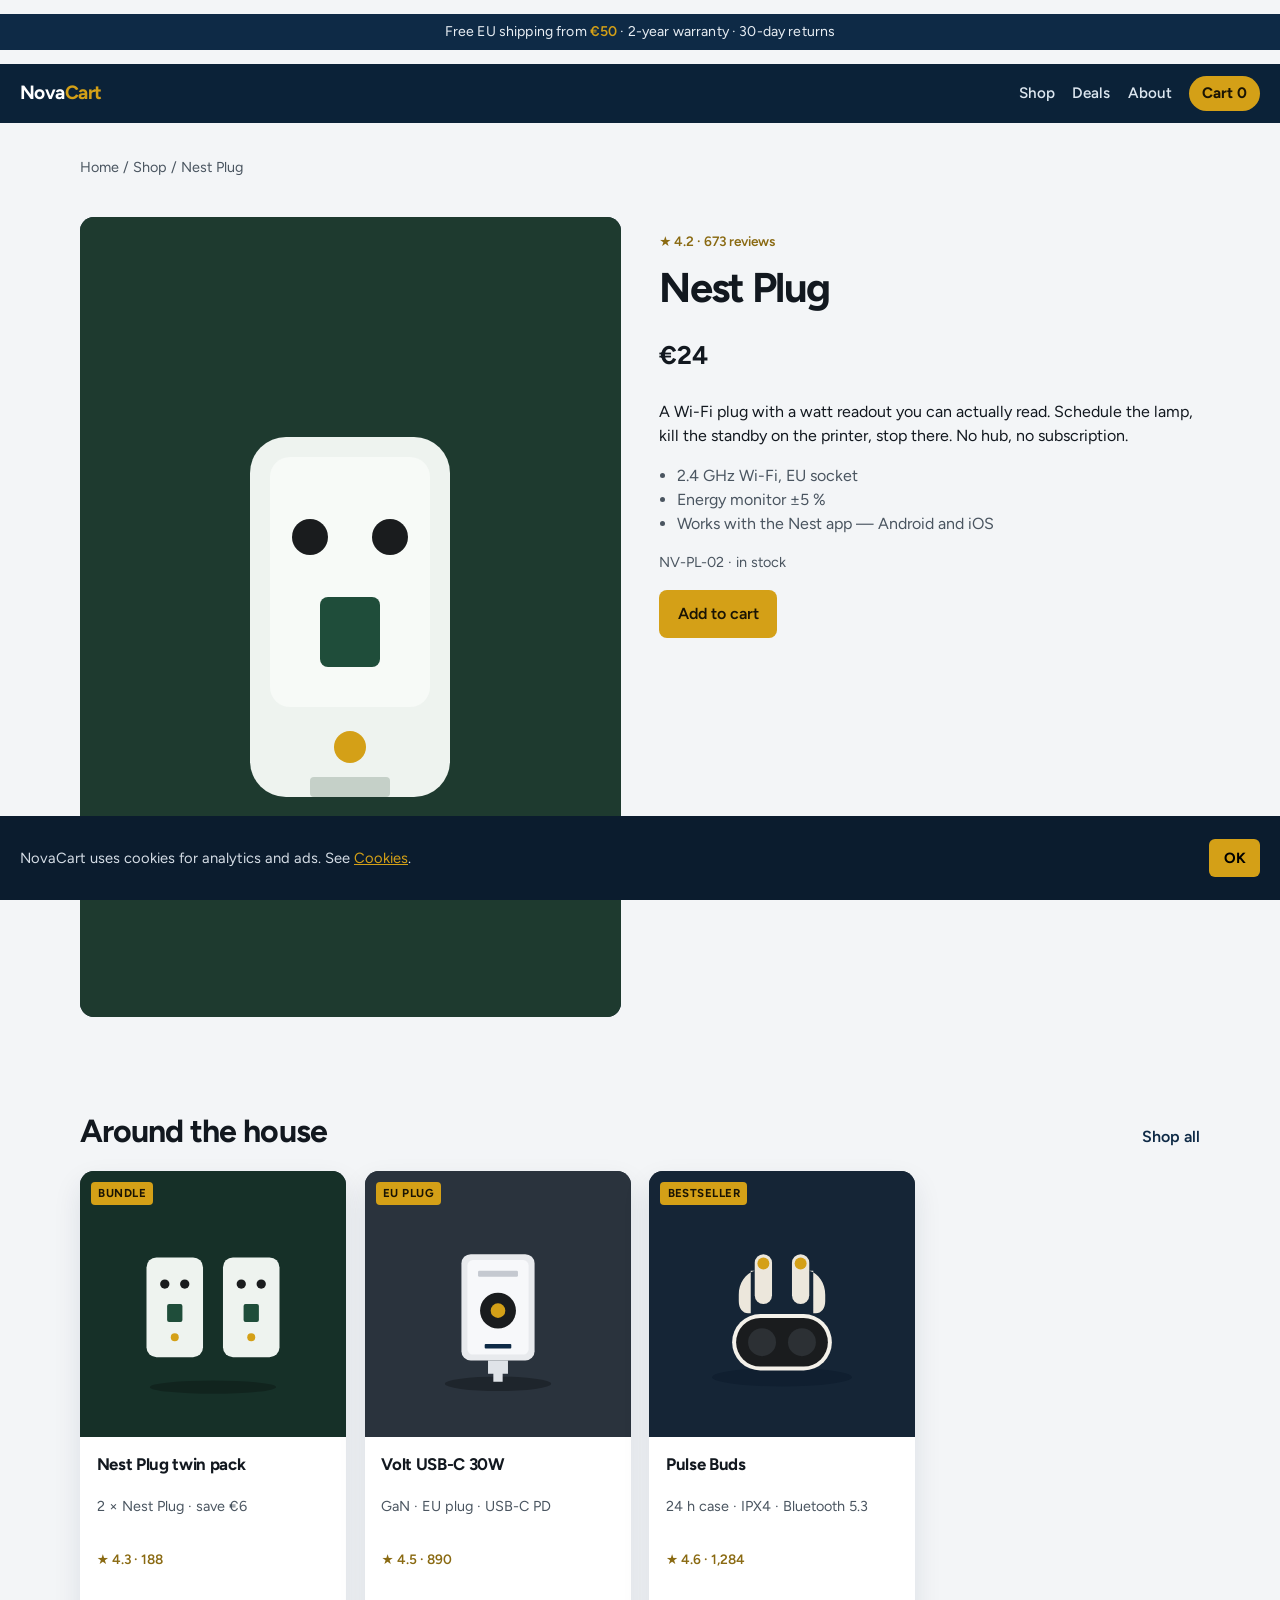
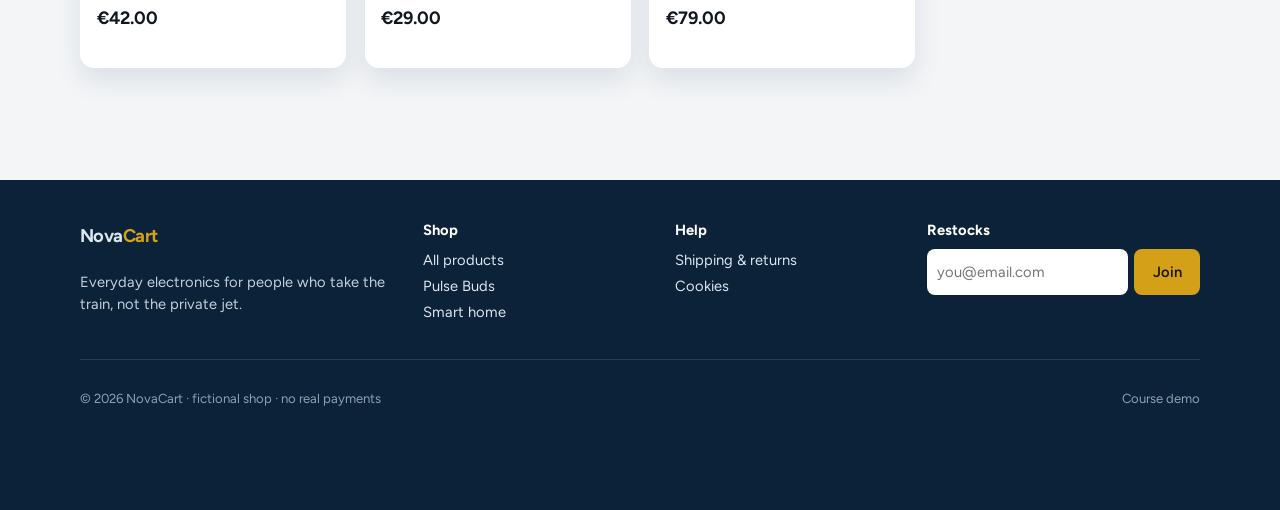
<file: products/nest-plug.html>
<!DOCTYPE html>
<html lang="en">
<head>
  <meta charset="utf-8">
  <meta name="viewport" content="width=device-width, initial-scale=1">
  <title>Nest Plug — NovaCart</title>
  <meta name="description" content="NovaCart Nest Plug Wi-Fi smart plug with energy monitor. €24. EU socket.">
  <script async src="https://www.googletagmanager.com/gtag/js?id=G-DFD5LG0TBV"></script>
  <script src="../js/ga4.js"></script>
  <link rel="preconnect" href="https://fonts.googleapis.com">
  <link rel="preconnect" href="https://fonts.gstatic.com" crossorigin>
  <link href="https://fonts.googleapis.com/css2?family=Figtree:wght@400;600;700&display=swap" rel="stylesheet">
  <link rel="stylesheet" href="../css/site.css">
</head>
<body>
  <a class="skip" href="#main">Skip to content</a>
  <p class="promo">Free EU shipping from <strong>€50</strong> · 2-year warranty · 30-day returns</p>
  <header class="site-header">
    <a class="brand" href="../index.html">Nova<span>Cart</span></a>
    <nav aria-label="Primary">
      <a href="../catalog.html">Shop</a>
      <a href="../c/paid-social.html">Deals</a>
      <a href="../about.html">About</a>
      <a class="cart-link" href="../cart.html">Cart <span data-cart-count>0</span></a>
    </nav>
  </header>
  <main id="main" class="wrap">
    <p class="crumbs"><a href="../index.html">Home</a> / <a href="../catalog.html">Shop</a> / Nest Plug</p>
    <article class="product" data-view-item data-sku="NV-PL-02" data-name="Nest Plug" data-price="24">
      <div class="shot">
        <img src="../img/nest-plug.svg" width="800" height="800" alt="Nest Plug smart plug">
      </div>
      <div>
        <p class="stars">★ 4.2 · 673 reviews</p>
        <h1>Nest Plug</h1>
        <p class="price">€24</p>
        <p>A Wi-Fi plug with a watt readout you can actually read. Schedule the lamp, kill the standby on the printer, stop there. No hub, no subscription.</p>
        <ul>
          <li>2.4 GHz Wi-Fi, EU socket</li>
          <li>Energy monitor ±5 %</li>
          <li>Works with the Nest app — Android and iOS</li>
        </ul>
        <p class="meta">NV-PL-02 · in stock</p>
        <p>
          <button class="btn btn-accent" type="button" data-add data-sku="NV-PL-02" data-name="Nest Plug" data-price="24">Add to cart</button>
        </p>
      </div>
    </article>
    <section class="related">
      <div class="section-head">
        <h2>Around the house</h2>
        <a href="../catalog.html">Shop all</a>
      </div>
      <div class="grid" data-featured="NV-PL-TW,NV-CH-30,NV-EB-01"></div>
    </section>
  </main>
  <footer class="site-footer">
    <div class="wrap footer-grid">
      <div>
        <a class="brand" href="../index.html">Nova<span>Cart</span></a>
        <p>Everyday electronics for people who take the train, not the private jet.</p>
      </div>
      <div>
        <p class="footer-h">Shop</p>
        <a href="../catalog.html">All products</a>
        <a href="pulse-buds.html">Pulse Buds</a>
        <a href="nest-plug.html">Smart home</a>
      </div>
      <div>
        <p class="footer-h">Help</p>
        <a href="../about.html#shipping">Shipping &amp; returns</a>
        <a href="../legal/cookies.html">Cookies</a>
      </div>
      <div>
        <p class="footer-h">Restocks</p>
        <form class="newsletter" data-newsletter>
          <label class="skip" for="nl">Email</label>
          <input id="nl" type="email" required placeholder="you@email.com" autocomplete="email">
          <button class="btn btn-accent" type="submit">Join</button>
        </form>
        <p class="meta" data-nl-msg></p>
      </div>
    </div>
    <div class="wrap footer-legal">
      <p>© <span data-year>2026</span> NovaCart · fictional shop · no real payments</p>
      <p><a href="../about.html#demo">Course demo</a></p>
    </div>
  </footer>
  <script src="../js/catalog.js"></script>
  <script src="../js/store.js" defer></script>
</body>
</html>
</file>
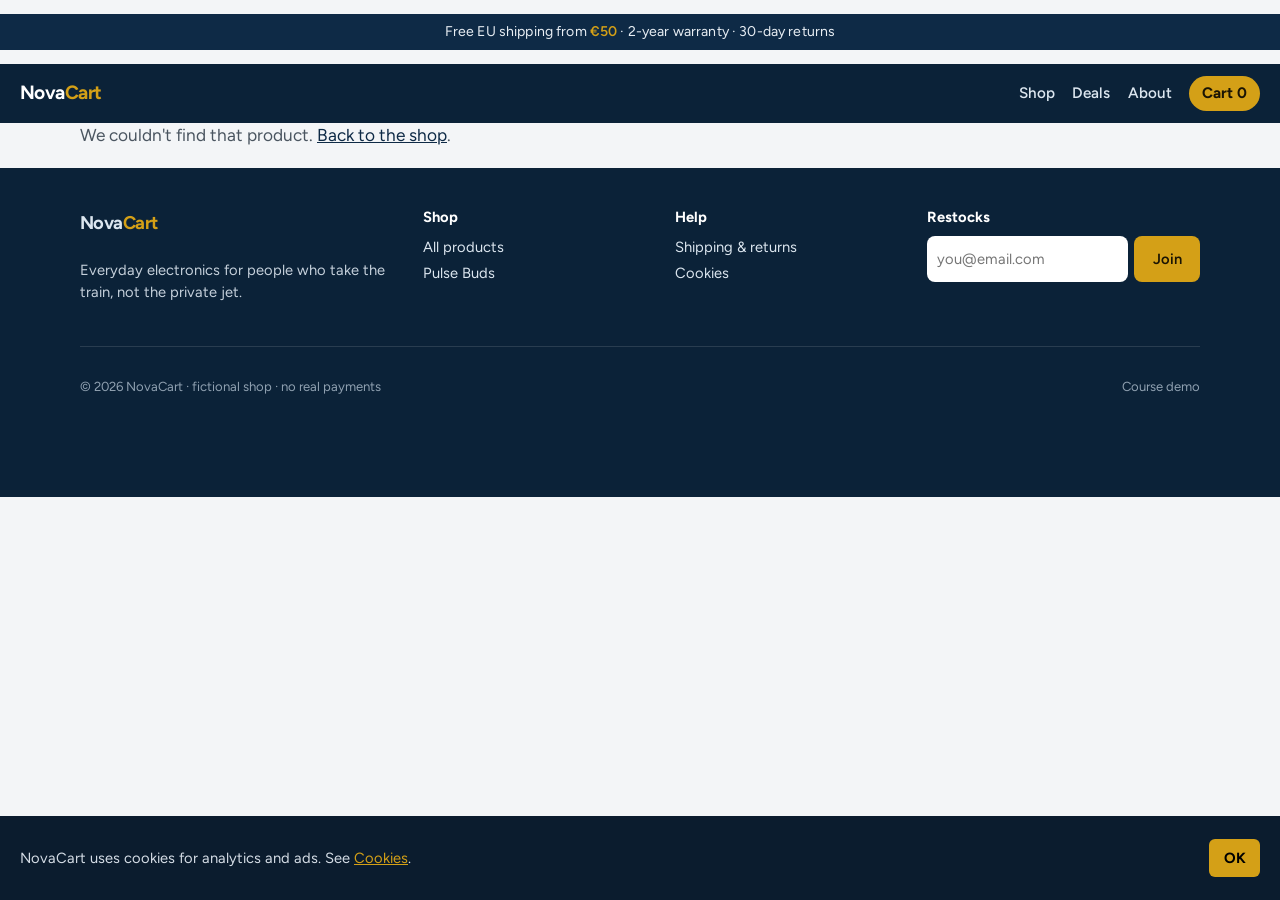
<file: products/p.html>
<!DOCTYPE html>
<html lang="en">
<head>
  <meta charset="utf-8">
  <meta name="viewport" content="width=device-width, initial-scale=1">
  <title>Product — NovaCart</title>
  <meta name="description" content="NovaCart accessory.">
  <script async src="https://www.googletagmanager.com/gtag/js?id=G-DFD5LG0TBV"></script>
  <script src="../js/ga4.js"></script>
  <link rel="preconnect" href="https://fonts.googleapis.com">
  <link rel="preconnect" href="https://fonts.gstatic.com" crossorigin>
  <link href="https://fonts.googleapis.com/css2?family=Figtree:wght@400;600;700&display=swap" rel="stylesheet">
  <link rel="stylesheet" href="../css/site.css">
</head>
<body>
  <a class="skip" href="#main">Skip to content</a>
  <p class="promo">Free EU shipping from <strong>€50</strong> · 2-year warranty · 30-day returns</p>
  <header class="site-header">
    <a class="brand" href="../index.html">Nova<span>Cart</span></a>
    <nav aria-label="Primary">
      <a href="../catalog.html">Shop</a>
      <a href="../c/paid-social.html">Deals</a>
      <a href="../about.html">About</a>
      <a class="cart-link" href="../cart.html">Cart <span data-cart-count>0</span></a>
    </nav>
  </header>
  <main id="main" class="wrap" data-pdp></main>
  <footer class="site-footer">
    <div class="wrap footer-grid">
      <div>
        <a class="brand" href="../index.html">Nova<span>Cart</span></a>
        <p>Everyday electronics for people who take the train, not the private jet.</p>
      </div>
      <div>
        <p class="footer-h">Shop</p>
        <a href="../catalog.html">All products</a>
        <a href="pulse-buds.html">Pulse Buds</a>
      </div>
      <div>
        <p class="footer-h">Help</p>
        <a href="../about.html#shipping">Shipping &amp; returns</a>
        <a href="../legal/cookies.html">Cookies</a>
      </div>
      <div>
        <p class="footer-h">Restocks</p>
        <form class="newsletter" data-newsletter>
          <label class="skip" for="nl">Email</label>
          <input id="nl" type="email" required placeholder="you@email.com" autocomplete="email">
          <button class="btn btn-accent" type="submit">Join</button>
        </form>
        <p class="meta" data-nl-msg></p>
      </div>
    </div>
    <div class="wrap footer-legal">
      <p>© <span data-year>2026</span> NovaCart · fictional shop · no real payments</p>
      <p><a href="../about.html#demo">Course demo</a></p>
    </div>
  </footer>
  <script src="../js/catalog.js"></script>
  <script src="../js/store.js" defer></script>
</body>
</html>
</file>
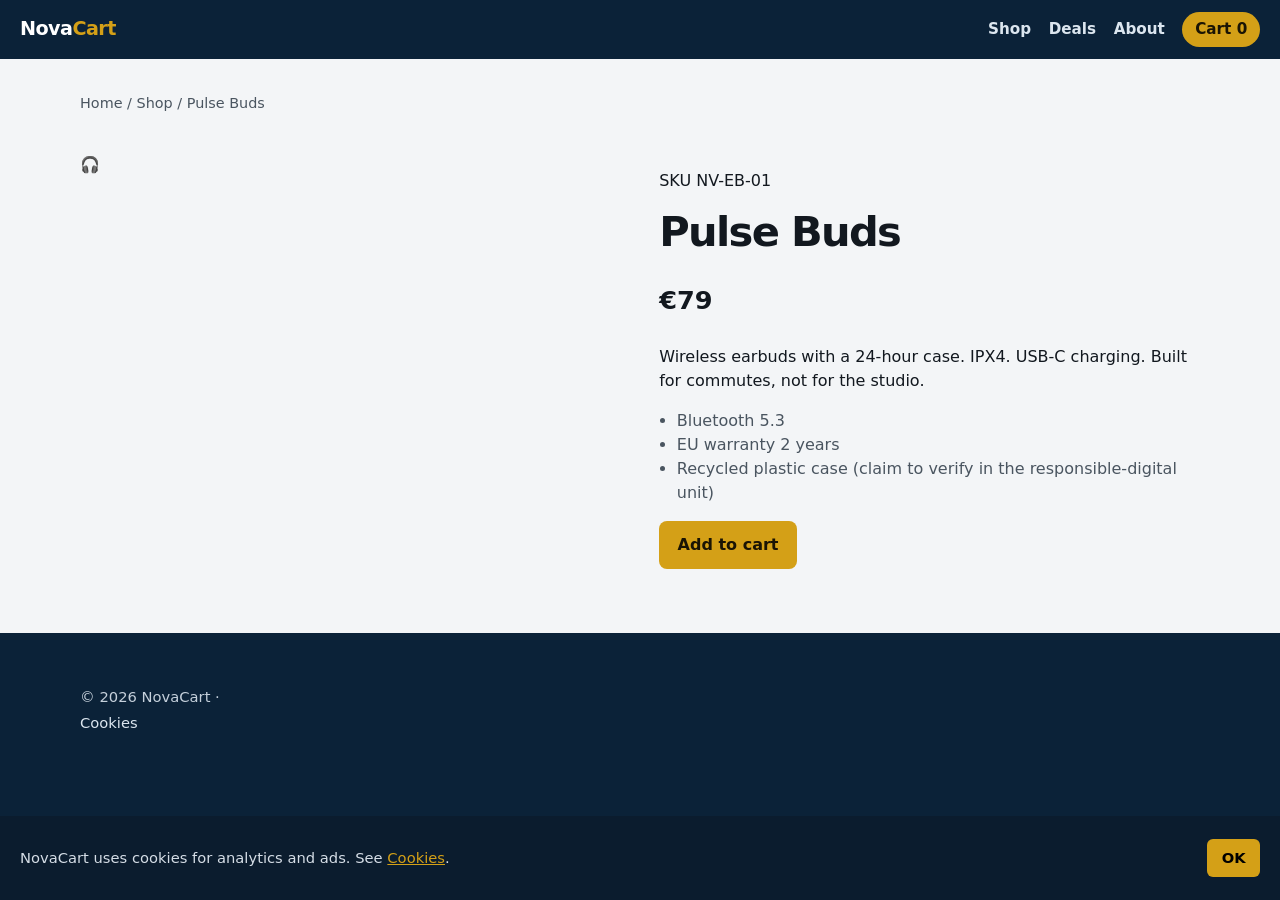
<file: products/pulse-buds.html>
<!DOCTYPE html>
<html lang="en">
<head>
  <meta charset="utf-8">
  <meta name="viewport" content="width=device-width, initial-scale=1">
  <title>Pulse Buds — NovaCart</title>
  <meta name="description" content="NovaCart Pulse Buds wireless earbuds. €79. Mid-range everyday audio.">
  <script async src="https://www.googletagmanager.com/gtag/js?id=G-DFD5LG0TBV"></script>
  <script src="../js/ga4.js"></script>
  <link rel="stylesheet" href="../css/site.css">
</head>
<body>
  <a class="skip" href="#main">Skip to content</a>
  <header class="site-header">
    <a class="brand" href="../index.html">Nova<span>Cart</span></a>
    <nav aria-label="Primary">
      <a href="../catalog.html">Shop</a>
      <a href="../c/paid-social.html">Deals</a>
      <a href="../about.html">About</a>
      <a class="cart-link" href="../cart.html">Cart <span data-cart-count>0</span></a>
    </nav>
  </header>
  <main id="main" class="wrap">
    <p class="crumbs"><a href="../index.html">Home</a> / <a href="../catalog.html">Shop</a> / Pulse Buds</p>
    <article class="product">
      <div class="swatch gold" style="height:320px;border-radius:12px" aria-hidden="true">🎧</div>
      <div>
        <p class="kicker">SKU NV-EB-01</p>
        <h1>Pulse Buds</h1>
        <p class="price">€79</p>
        <p>Wireless earbuds with a 24-hour case. IPX4. USB-C charging. Built for commutes, not for the studio.</p>
        <ul>
          <li>Bluetooth 5.3</li>
          <li>EU warranty 2 years</li>
          <li>Recycled plastic case (claim to verify in the responsible-digital unit)</li>
        </ul>
        <button class="btn btn-accent" type="button" data-add data-sku="NV-EB-01" data-name="Pulse Buds" data-price="79">Add to cart</button>
      </div>
    </article>
  </main>
  <footer class="site-footer">
    <div class="wrap">
      <p>© <span data-year>2026</span> NovaCart · <a href="../legal/cookies.html">Cookies</a></p>
    </div>
  </footer>
  <script src="../js/store.js" defer></script>
</body>
</html>
</file>
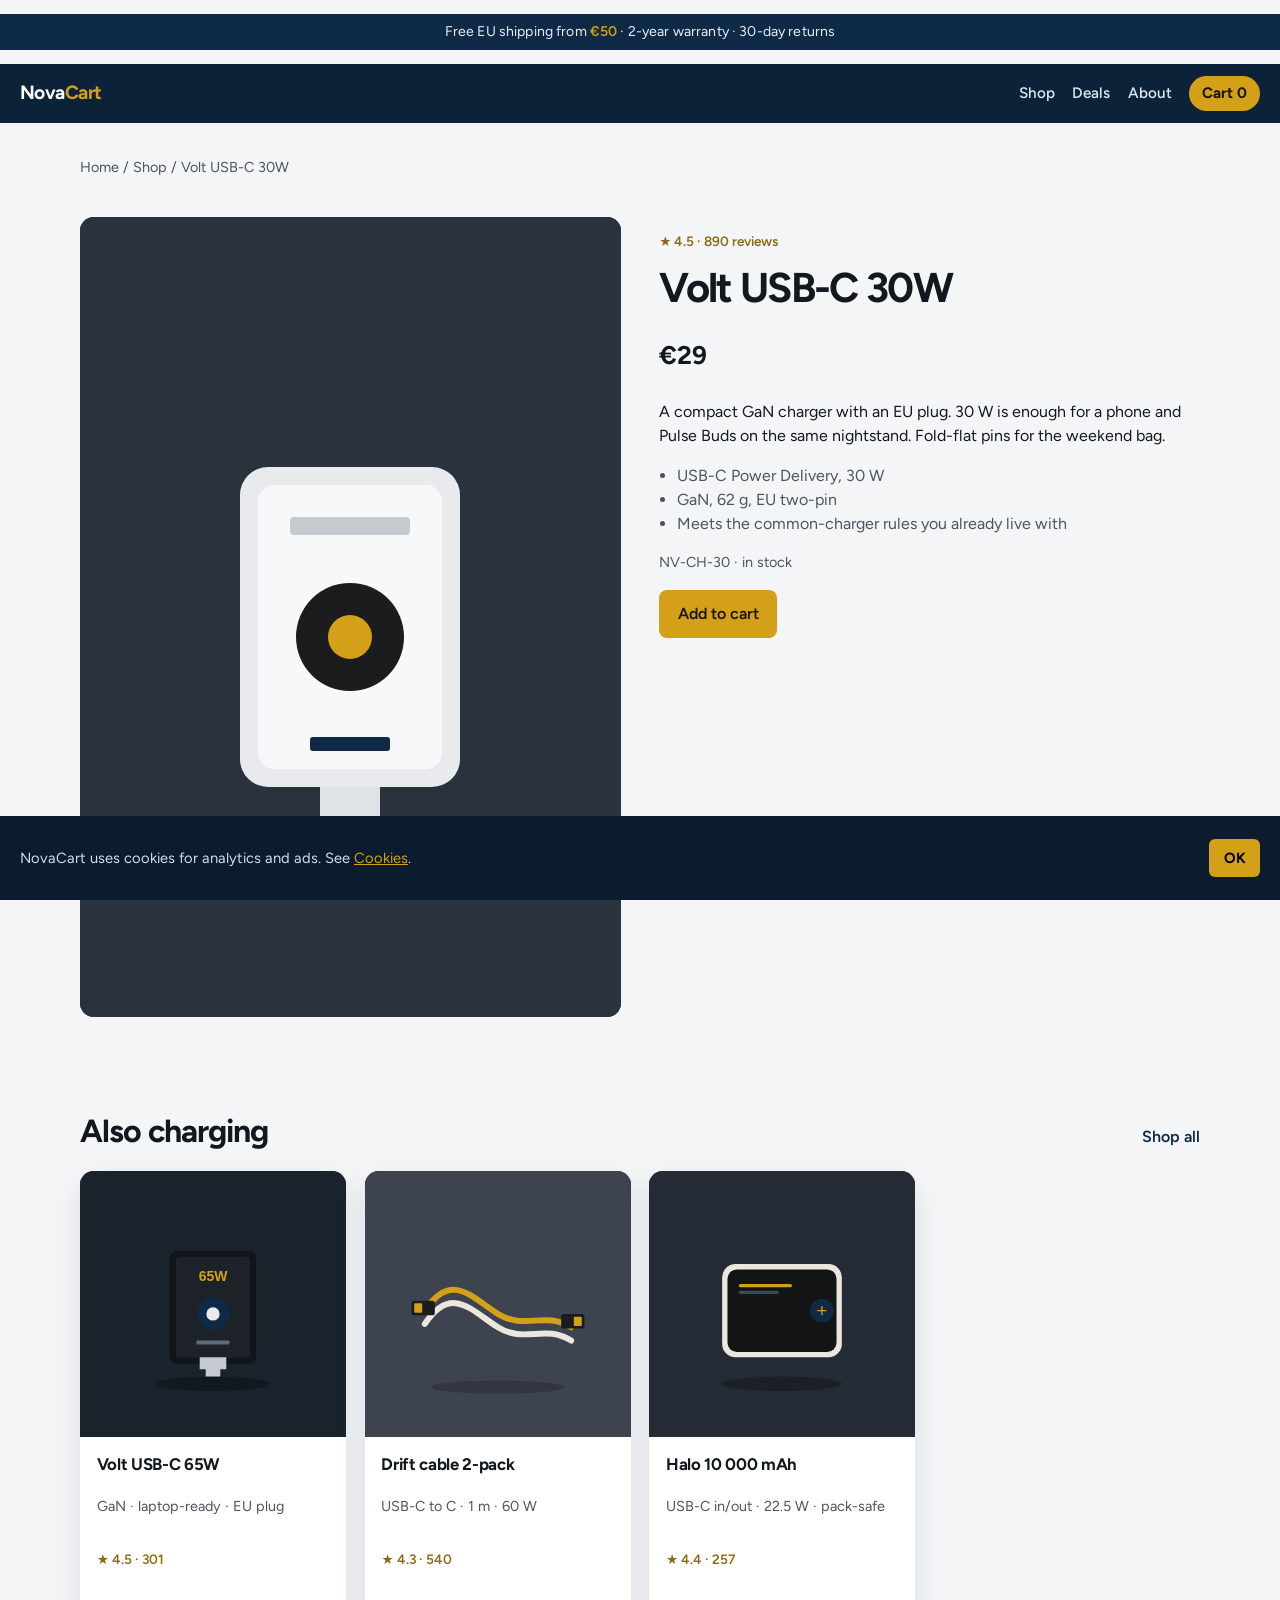
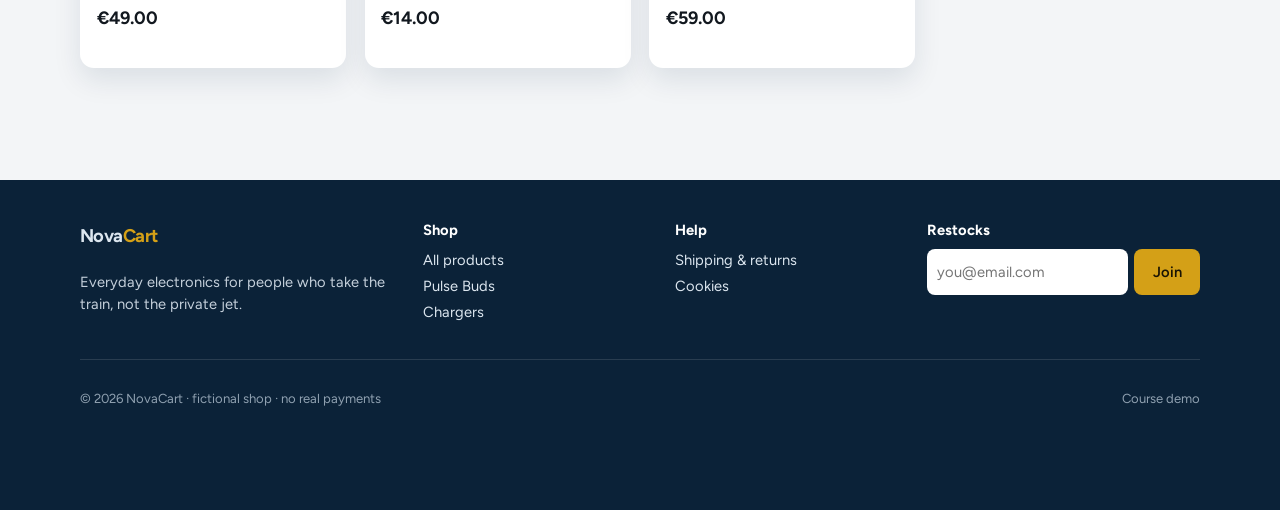
<file: products/volt-charger.html>
<!DOCTYPE html>
<html lang="en">
<head>
  <meta charset="utf-8">
  <meta name="viewport" content="width=device-width, initial-scale=1">
  <title>Volt USB-C 30W — NovaCart</title>
  <meta name="description" content="NovaCart Volt 30 W GaN USB-C charger, EU plug. €29. Common-charger ready.">
  <script async src="https://www.googletagmanager.com/gtag/js?id=G-DFD5LG0TBV"></script>
  <script src="../js/ga4.js"></script>
  <link rel="preconnect" href="https://fonts.googleapis.com">
  <link rel="preconnect" href="https://fonts.gstatic.com" crossorigin>
  <link href="https://fonts.googleapis.com/css2?family=Figtree:wght@400;600;700&display=swap" rel="stylesheet">
  <link rel="stylesheet" href="../css/site.css">
</head>
<body>
  <a class="skip" href="#main">Skip to content</a>
  <p class="promo">Free EU shipping from <strong>€50</strong> · 2-year warranty · 30-day returns</p>
  <header class="site-header">
    <a class="brand" href="../index.html">Nova<span>Cart</span></a>
    <nav aria-label="Primary">
      <a href="../catalog.html">Shop</a>
      <a href="../c/paid-social.html">Deals</a>
      <a href="../about.html">About</a>
      <a class="cart-link" href="../cart.html">Cart <span data-cart-count>0</span></a>
    </nav>
  </header>
  <main id="main" class="wrap">
    <p class="crumbs"><a href="../index.html">Home</a> / <a href="../catalog.html">Shop</a> / Volt USB-C 30W</p>
    <article class="product" data-view-item data-sku="NV-CH-30" data-name="Volt USB-C 30W" data-price="29">
      <div class="shot">
        <img src="../img/volt-charger.svg" width="800" height="800" alt="Volt 30 watt USB-C charger">
      </div>
      <div>
        <p class="stars">★ 4.5 · 890 reviews</p>
        <h1>Volt USB-C 30W</h1>
        <p class="price">€29</p>
        <p>A compact GaN charger with an EU plug. 30 W is enough for a phone and Pulse Buds on the same nightstand. Fold-flat pins for the weekend bag.</p>
        <ul>
          <li>USB-C Power Delivery, 30 W</li>
          <li>GaN, 62 g, EU two-pin</li>
          <li>Meets the common-charger rules you already live with</li>
        </ul>
        <p class="meta">NV-CH-30 · in stock</p>
        <p>
          <button class="btn btn-accent" type="button" data-add data-sku="NV-CH-30" data-name="Volt USB-C 30W" data-price="29">Add to cart</button>
        </p>
      </div>
    </article>
    <section class="related">
      <div class="section-head">
        <h2>Also charging</h2>
        <a href="../catalog.html">Shop all</a>
      </div>
      <div class="grid" data-featured="NV-CH-65,NV-CB-02,NV-PB-10"></div>
    </section>
  </main>
  <footer class="site-footer">
    <div class="wrap footer-grid">
      <div>
        <a class="brand" href="../index.html">Nova<span>Cart</span></a>
        <p>Everyday electronics for people who take the train, not the private jet.</p>
      </div>
      <div>
        <p class="footer-h">Shop</p>
        <a href="../catalog.html">All products</a>
        <a href="pulse-buds.html">Pulse Buds</a>
        <a href="volt-charger.html">Chargers</a>
      </div>
      <div>
        <p class="footer-h">Help</p>
        <a href="../about.html#shipping">Shipping &amp; returns</a>
        <a href="../legal/cookies.html">Cookies</a>
      </div>
      <div>
        <p class="footer-h">Restocks</p>
        <form class="newsletter" data-newsletter>
          <label class="skip" for="nl">Email</label>
          <input id="nl" type="email" required placeholder="you@email.com" autocomplete="email">
          <button class="btn btn-accent" type="submit">Join</button>
        </form>
        <p class="meta" data-nl-msg></p>
      </div>
    </div>
    <div class="wrap footer-legal">
      <p>© <span data-year>2026</span> NovaCart · fictional shop · no real payments</p>
      <p><a href="../about.html#demo">Course demo</a></p>
    </div>
  </footer>
  <script src="../js/catalog.js"></script>
  <script src="../js/store.js" defer></script>
</body>
</html>
</file>
<file: css/site.css>
:root {
  --ink: #12181f;
  --muted: #4a5560;
  --paper: #f3f5f7;
  --card: #fff;
  --line: #d5dbe3;
  --accent: #d4a017;
  --accent-ink: #1a1404;
  --navy: #0e2a46;
  --navy-2: #163656;
  --danger: #9b2c2c;
  --radius: 14px;
  --shadow: 0 12px 28px rgba(14, 42, 70, 0.1);
  --font: "Figtree", "Segoe UI", system-ui, sans-serif;
}

* { box-sizing: border-box; }
html { scroll-behavior: smooth; }
body {
  margin: 0;
  font-family: var(--font);
  color: var(--ink);
  background: var(--paper);
  line-height: 1.5;
}
img { max-width: 100%; display: block; }
a { color: var(--navy); }
a:hover { color: #184a7a; }
button, input, select { font: inherit; }
:focus-visible {
  outline: 2px solid var(--accent);
  outline-offset: 3px;
}

.skip {
  position: absolute;
  left: -999px;
  top: 0;
}
.skip:focus {
  left: 12px;
  top: 12px;
  background: #fff;
  padding: 8px 12px;
  z-index: 50;
}

.promo {
  background: var(--navy);
  color: #e8eef4;
  text-align: center;
  font-size: 0.88rem;
  padding: 0.45rem 1rem;
  letter-spacing: 0.01em;
}
.promo strong { color: var(--accent); font-weight: 600; }

.site-header {
  background: #0b2238;
  color: #fff;
  padding: 0.75rem 1.25rem;
  display: flex;
  align-items: center;
  justify-content: space-between;
  gap: 1rem;
  position: sticky;
  top: 0;
  z-index: 10;
}
.brand {
  color: #fff;
  text-decoration: none;
  font-weight: 700;
  letter-spacing: -0.03em;
  font-size: 1.2rem;
}
.brand span { color: var(--accent); }
nav { display: flex; gap: 1.1rem; flex-wrap: wrap; align-items: center; }
nav a { color: #dce6ef; text-decoration: none; font-size: 0.95rem; font-weight: 550; }
nav a:hover { color: #fff; }
.cart-link {
  background: var(--accent);
  color: var(--accent-ink) !important;
  padding: 0.38rem 0.8rem;
  border-radius: 999px;
  font-weight: 700;
}

.wrap { width: min(1120px, calc(100% - 2rem)); margin: 0 auto; }

.hero {
  background: linear-gradient(160deg, #0b2238 0%, #14375a 55%, #0e2a46 100%);
  color: #f4f6f8;
  padding: 3.2rem 0 3.4rem;
}
.hero-grid {
  width: min(1120px, calc(100% - 2rem));
  margin: 0 auto;
  display: grid;
  gap: 2rem;
  grid-template-columns: 1.05fr 0.95fr;
  align-items: center;
}
.hero h1 {
  font-size: clamp(2.4rem, 6vw, 4.2rem);
  line-height: 0.98;
  letter-spacing: -0.045em;
  margin: 0 0 0.75rem;
  max-width: 12ch;
}
.hero .lede {
  color: #c5d0db;
  font-size: 1.15rem;
  max-width: 38ch;
  margin: 0 0 1.4rem;
}
.hero-price {
  display: flex;
  align-items: baseline;
  gap: 0.75rem;
  margin: 0 0 1.35rem;
}
.hero-price .price {
  font-size: 2rem;
  font-weight: 700;
  color: #fff;
}
.hero-price .was {
  color: #8fa0b0;
  text-decoration: line-through;
}
.hero-actions { display: flex; flex-wrap: wrap; gap: 0.7rem; }
.hero-visual {
  background: rgba(255, 255, 255, 0.04);
  border-radius: 24px;
  overflow: hidden;
}
.hero-visual img {
  width: 100%;
  height: auto;
  aspect-ratio: 1;
  object-fit: cover;
}

.lede { font-size: 1.08rem; color: var(--muted); margin: 0 0 1.2rem; }
.btn {
  display: inline-block;
  background: var(--navy);
  color: #fff;
  text-decoration: none;
  padding: 0.75rem 1.15rem;
  border-radius: 8px;
  border: 0;
  cursor: pointer;
  font: inherit;
  font-weight: 600;
}
.btn:hover { filter: brightness(1.08); color: #fff; }
.btn-accent { background: var(--accent); color: var(--accent-ink); }
.btn-accent:hover { color: var(--accent-ink); }
.btn-ghost {
  background: transparent;
  color: inherit;
  border: 1px solid currentColor;
}
.hero .btn-ghost { color: #fff; border-color: rgba(255, 255, 255, 0.35); }
.hero .btn-ghost:hover { color: #fff; }

.trust {
  display: grid;
  grid-template-columns: repeat(3, 1fr);
  gap: 1.5rem;
  padding: 1.6rem 0;
  border-bottom: 1px solid var(--line);
}
.trust p { margin: 0; color: var(--muted); font-size: 0.95rem; }
.trust strong { display: block; color: var(--ink); font-size: 1rem; margin-bottom: 0.15rem; }

.section-head {
  display: flex;
  justify-content: space-between;
  align-items: baseline;
  gap: 1rem;
  margin: 2.6rem 0 1rem;
}
.section-head h2 {
  font-size: clamp(1.5rem, 3vw, 2rem);
  letter-spacing: -0.03em;
  margin: 0;
}
.section-head a { font-weight: 600; text-decoration: none; }

.filters {
  display: flex;
  flex-wrap: wrap;
  gap: 0.45rem;
  margin: 0 0 1.25rem;
}
.filters button {
  background: #fff;
  border: 1px solid var(--line);
  border-radius: 999px;
  padding: 0.35rem 0.85rem;
  cursor: pointer;
  color: var(--ink);
}
.filters button[aria-pressed="true"] {
  background: var(--navy);
  border-color: var(--navy);
  color: #fff;
}

.grid {
  display: grid;
  grid-template-columns: repeat(auto-fill, minmax(230px, 1fr));
  gap: 1.15rem;
  padding: 0 0 3rem;
}
.card {
  background: var(--card);
  border-radius: var(--radius);
  box-shadow: var(--shadow);
  overflow: hidden;
  display: flex;
  flex-direction: column;
}
.card a.cover { text-decoration: none; color: inherit; display: flex; flex-direction: column; height: 100%; }
.card .shot {
  aspect-ratio: 1;
  background: #1a2430;
  overflow: hidden;
}
.card .shot img { width: 100%; height: 100%; object-fit: cover; }
.card-body { padding: 0.95rem 1.05rem 1.15rem; display: flex; flex-direction: column; gap: 0.25rem; flex: 1; }
.card-body h2, .card-body h3 {
  font-size: 1.05rem;
  letter-spacing: -0.02em;
  margin: 0;
}
.price { font-weight: 700; font-size: 1.12rem; }
.meta { color: var(--muted); font-size: 0.9rem; }
.stars { font-size: 0.85rem; color: #8a6a12; font-weight: 600; }
.badge {
  position: absolute;
  top: 0.7rem;
  left: 0.7rem;
  background: var(--accent);
  color: var(--accent-ink);
  font-size: 0.72rem;
  font-weight: 700;
  letter-spacing: 0.04em;
  text-transform: uppercase;
  padding: 0.2rem 0.45rem;
  border-radius: 4px;
}
.card { position: relative; }
.card .btn { margin-top: auto; width: 100%; text-align: center; }

.product {
  display: grid;
  grid-template-columns: 1fr 1fr;
  gap: 2.4rem;
  padding: 1.5rem 0 3rem;
  align-items: start;
}
.product .shot {
  border-radius: var(--radius);
  overflow: hidden;
  background: #152536;
}
.product .shot img { width: 100%; aspect-ratio: 1; object-fit: cover; }
.product h1 {
  font-size: clamp(1.8rem, 4vw, 2.6rem);
  letter-spacing: -0.04em;
  margin: 0.2rem 0 0.5rem;
  line-height: 1.1;
}
.product .price { font-size: 1.6rem; }
.product ul { padding-left: 1.1rem; color: var(--muted); }
.crumbs { font-size: 0.9rem; color: var(--muted); padding-top: 1.25rem; }
.crumbs a { color: var(--muted); text-decoration: none; }
.crumbs a:hover { color: var(--navy); }

.reviews { padding: 0 0 3rem; }
.reviews h2 { letter-spacing: -0.03em; }
.review-grid {
  display: grid;
  grid-template-columns: repeat(3, 1fr);
  gap: 1rem;
}
.review {
  background: #fff;
  border-radius: var(--radius);
  padding: 1.1rem 1.15rem;
  box-shadow: var(--shadow);
}
.review p { margin: 0.4rem 0 0; }
.review .who { color: var(--muted); font-size: 0.88rem; }

.related { padding: 0 0 3rem; }

table { width: 100%; border-collapse: collapse; background: #fff; }
th, td { text-align: left; padding: 0.85rem 0.75rem; border-bottom: 1px solid var(--line); vertical-align: middle; }
.cart-item { display: flex; gap: 0.8rem; align-items: center; }
.cart-item img {
  width: 64px;
  height: 64px;
  object-fit: cover;
  border-radius: 8px;
  background: #152536;
}
.qty {
  display: inline-flex;
  align-items: center;
  gap: 0.35rem;
}
.qty button {
  width: 1.8rem;
  height: 1.8rem;
  border: 1px solid var(--line);
  background: #fff;
  border-radius: 6px;
  cursor: pointer;
}

.banner {
  background: #eef3f8;
  border: 1px solid var(--line);
  padding: 0.7rem 1rem;
  border-radius: 8px;
  margin: 1rem 0;
  color: var(--muted);
  font-size: 0.92rem;
}

.checkout-grid {
  display: grid;
  grid-template-columns: 1.2fr 0.8fr;
  gap: 1.5rem;
  padding: 0 0 3rem;
  align-items: start;
}
.panel {
  background: var(--card);
  border-radius: var(--radius);
  box-shadow: var(--shadow);
  padding: 1.25rem 1.3rem;
}
.panel label { font-weight: 600; font-size: 0.9rem; }
.panel input, .panel select {
  width: 100%;
  margin-top: 0.3rem;
  padding: 0.55rem 0.65rem;
  border: 1px solid var(--line);
  border-radius: 8px;
  background: #fff;
}
.thanks {
  display: none;
  padding: 2rem 0 3rem;
}
.thanks.is-on { display: block; }

.empty {
  padding: 2.5rem 0 4rem;
  max-width: 36ch;
}

.site-footer {
  background: #0b2238;
  color: #c5d0db;
  padding: 2.4rem 1.25rem 5.5rem;
  margin-top: 1rem;
  font-size: 0.92rem;
}
.footer-grid {
  display: grid;
  grid-template-columns: 1.4fr 1fr 1fr 1.2fr;
  gap: 1.5rem;
  padding-bottom: 1.8rem;
}
.site-footer .brand { font-size: 1.15rem; display: inline-block; margin-bottom: 0.4rem; }
.site-footer a { color: #dce6ef; text-decoration: none; display: block; margin: 0.25rem 0; }
.site-footer a:hover { color: var(--accent); }
.footer-h { color: #fff; font-weight: 700; margin: 0 0 0.5rem; }
.footer-legal {
  border-top: 1px solid rgba(255, 255, 255, 0.12);
  padding-top: 1rem;
  display: flex;
  justify-content: space-between;
  gap: 1rem;
  flex-wrap: wrap;
  color: #8fa0b0;
  font-size: 0.82rem;
}
.footer-legal a { display: inline; color: #8fa0b0; }
.newsletter {
  display: flex;
  gap: 0.4rem;
  margin-top: 0.5rem;
}
.newsletter input {
  flex: 1;
  min-width: 0;
  padding: 0.5rem 0.65rem;
  border: 0;
  border-radius: 8px;
}
.newsletter button { white-space: nowrap; }

.cookie-bar {
  position: fixed;
  left: 0; right: 0; bottom: 0;
  background: #0b1c2e;
  color: #d5dde6;
  padding: 1rem 1.25rem;
  display: flex;
  gap: 1rem;
  align-items: center;
  justify-content: space-between;
  z-index: 40;
  font-size: 0.92rem;
}
.cookie-bar a { color: var(--accent); }
.cookie-bar button {
  background: var(--accent);
  border: 0;
  padding: 0.5rem 0.9rem;
  border-radius: 6px;
  cursor: pointer;
  font-weight: 700;
}

.campaign-body { background: #0a0a0a; color: #9aa0a6; }
.campaign-body h1, .campaign-body h2 { color: #c8c8c8; }
.campaign-hero {
  min-height: 90vh;
  background: #111;
}
.campaign-hero img { width: 2400px; max-width: none; }
.cta-low {
  color: #6a6a6a;
  background: #3a3a3a;
  padding: 1rem 2rem;
  text-decoration: none;
  display: inline-block;
  margin: 1rem;
}

.about-story { max-width: 62ch; padding-bottom: 2rem; }
.about-story h1 { letter-spacing: -0.04em; }
.demo-note {
  margin: 2rem 0 3rem;
  padding-top: 1.5rem;
  border-top: 1px solid var(--line);
  color: var(--muted);
  font-size: 0.88rem;
  max-width: 70ch;
}

@media (max-width: 860px) {
  .hero-grid, .product, .checkout-grid, .review-grid, .footer-grid, .trust {
    grid-template-columns: 1fr;
  }
  .hero { padding: 1.8rem 0 2rem; }
  .hero h1 { max-width: none; }
  .site-header { flex-wrap: wrap; }
}
</file>
